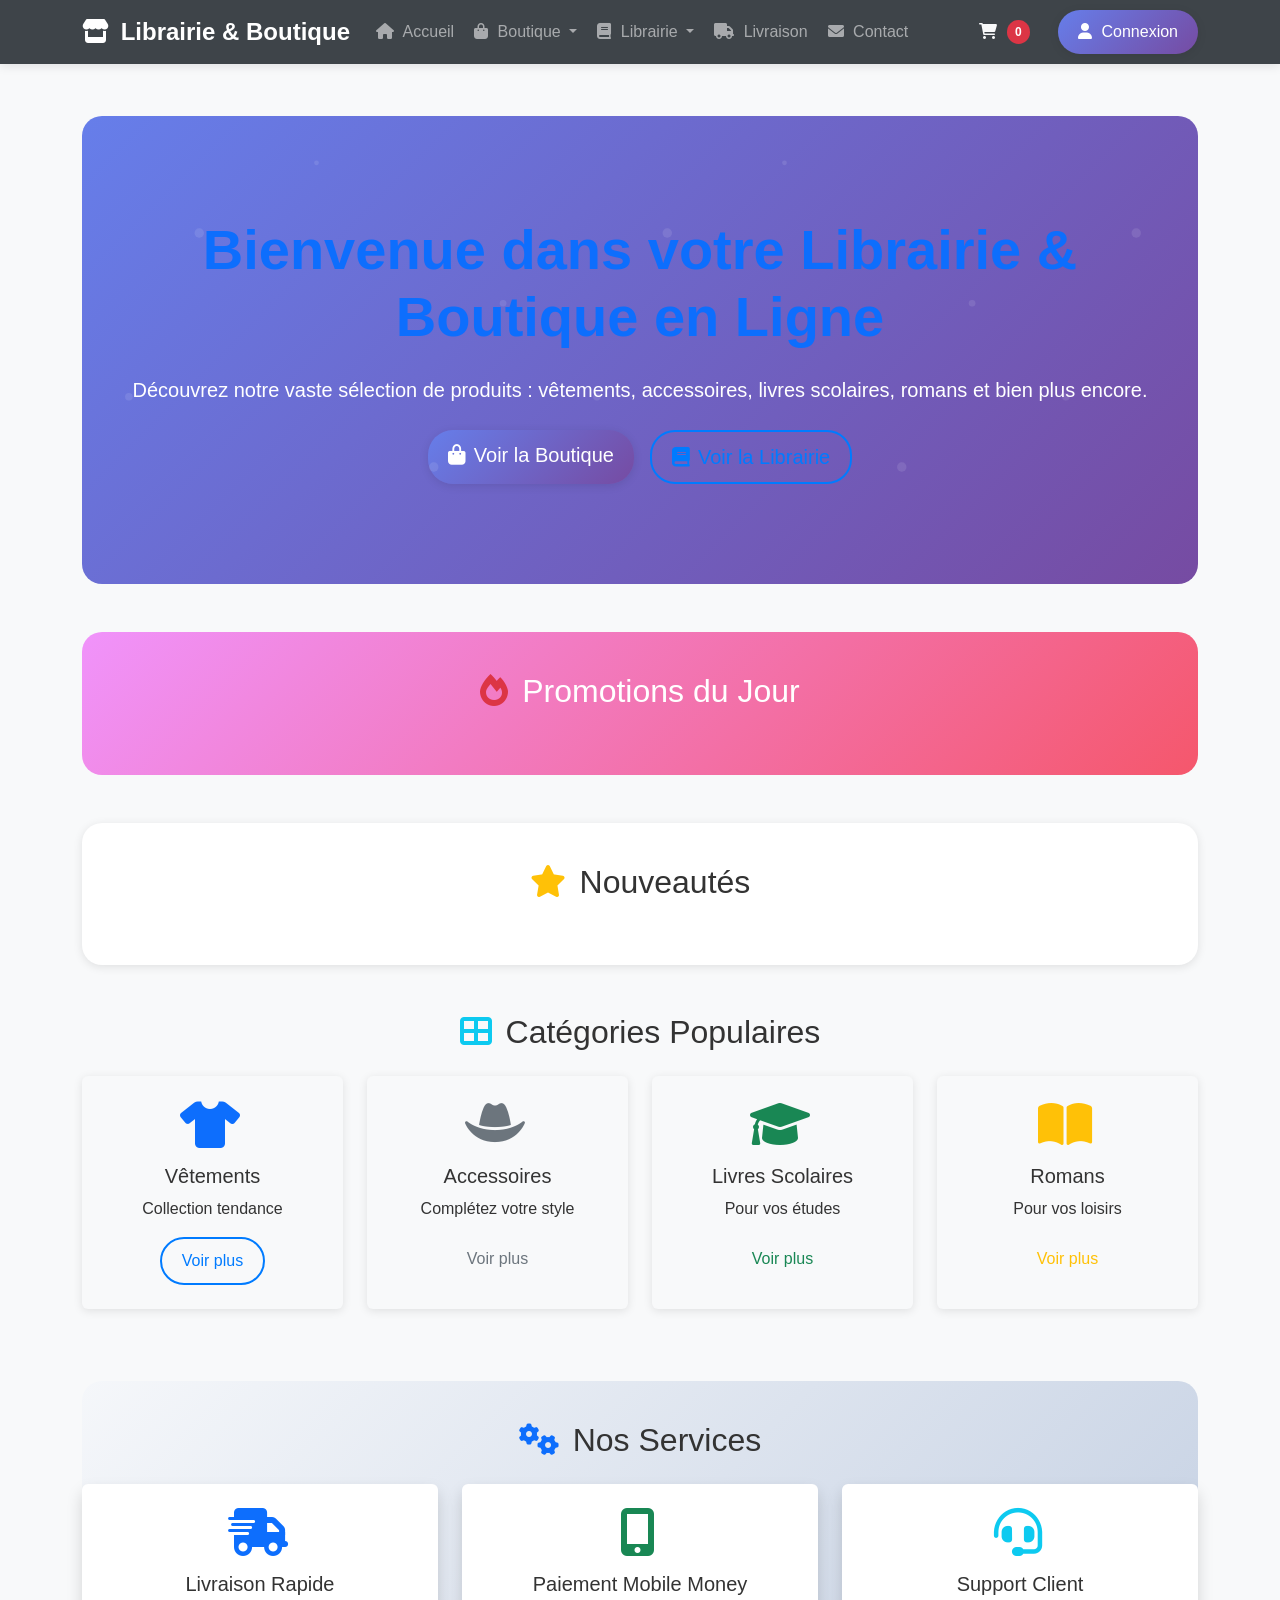
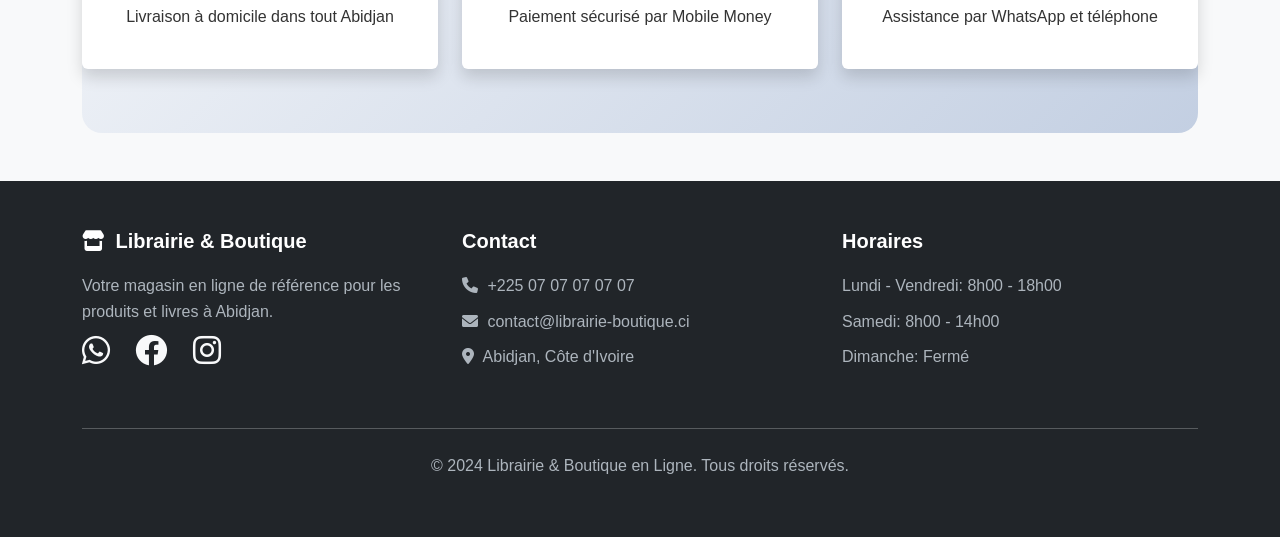
<file: index.html>
<!DOCTYPE html>
<html lang="fr">
<head>
    <meta charset="UTF-8">
    <meta name="viewport" content="width=device-width, initial-scale=1.0">
    <title>Librairie & Boutique en Ligne - Votre Magasin Universel</title>
    <link href="https://cdn.jsdelivr.net/npm/bootstrap@5.3.0/dist/css/bootstrap.min.css" rel="stylesheet">
    <link rel="stylesheet" href="https://cdn.jsdelivr.net/npm/bootstrap-icons@1.10.0/font/bootstrap-icons.css">
    <link href="https://cdnjs.cloudflare.com/ajax/libs/font-awesome/6.0.0/css/all.min.css" rel="stylesheet">
    <link rel="stylesheet" href="css/style.css">
</head>
<body>
    <!-- Navigation principale -->
    <nav class="navbar navbar-expand-lg navbar-dark bg-dark fixed-top">
        <div class="container">
            <a class="navbar-brand" href="index.html">
                <i class="fas fa-store"></i> Librairie & Boutique
            </a>
            <button class="navbar-toggler" type="button" data-bs-toggle="collapse" data-bs-target="#navbarNav">
                <span class="navbar-toggler-icon"></span>
            </button>
            <div class="collapse navbar-collapse" id="navbarNav">
                <ul class="navbar-nav me-auto">
                    <li class="nav-item">
                        <a class="nav-link" href="index.html">
                            <i class="fas fa-home"></i> Accueil
                        </a>
                    </li>
                    <li class="nav-item dropdown">
                        <a class="nav-link dropdown-toggle" href="#" id="boutiqueDropdown" role="button" data-bs-toggle="dropdown">
                            <i class="fas fa-shopping-bag"></i> Boutique
                        </a>
                        <ul class="dropdown-menu">
                            <li><a class="dropdown-item" href="boutique.html?categorie=vetements">Vêtements</a></li>
                            <li><a class="dropdown-item" href="boutique.html?categorie=accessoires">Accessoires</a></li>
                            <li><a class="dropdown-item" href="boutique.html?categorie=divers">Produits divers</a></li>
                            <li><hr class="dropdown-divider"></li>
                            <li><a class="dropdown-item" href="boutique.html">Toutes les catégories</a></li>
                        </ul>
                    </li>
                    <li class="nav-item dropdown">
                        <a class="nav-link dropdown-toggle" href="#" id="librairieDropdown" role="button" data-bs-toggle="dropdown">
                            <i class="fas fa-book"></i> Librairie
                        </a>
                        <ul class="dropdown-menu">
                            <li><a class="dropdown-item" href="librairie.html?categorie=scolaire">Livres scolaires</a></li>
                            <li><a class="dropdown-item" href="librairie.html?categorie=romans">Romans</a></li>
                            <li><a class="dropdown-item" href="librairie.html?categorie=professionnels">Livres professionnels</a></li>
                            <li><a class="dropdown-item" href="librairie.html?categorie=ebooks">E-books</a></li>
                            <li><hr class="dropdown-divider"></li>
                            <li><a class="dropdown-item" href="librairie.html">Tous les livres</a></li>
                        </ul>
                    </li>
                    <li class="nav-item">
                        <a class="nav-link" href="livraison.html">
                            <i class="fas fa-truck"></i> Livraison
                        </a>
                    </li>
                    <li class="nav-item">
                        <a class="nav-link" href="contact.html">
                            <i class="fas fa-envelope"></i> Contact
                        </a>
                    </li>
                </ul>
                <div class="d-flex align-items-center">
                    <button class="btn btn-outline-light me-2" type="button" data-bs-toggle="modal" data-bs-target="#cartModal">
                        <i class="fas fa-shopping-cart"></i>
                        <span class="badge bg-danger" id="cart-count">0</span>
                    </button>
                    <button class="btn btn-primary" type="button" data-bs-toggle="modal" data-bs-target="#loginModal">
                        <i class="fas fa-user"></i> Connexion
                    </button>
                </div>
            </div>
        </div>
    </nav>

    <!-- Contenu principal -->
    <main class="container mt-5 pt-5">
        <!-- Section Hero -->
        <section class="hero-section text-center mb-5">
            <div class="row">
                <div class="col-lg-12">
                    <h1 class="display-4 fw-bold text-primary mb-4">
                        Bienvenue dans votre Librairie & Boutique en Ligne
                    </h1>
                    <p class="lead mb-4">
                        Découvrez notre vaste sélection de produits : vêtements, accessoires, livres scolaires, romans et bien plus encore.
                    </p>
                    <div class="d-flex justify-content-center gap-3">
                        <a href="boutique.html" class="btn btn-primary btn-lg">
                            <i class="fas fa-shopping-bag me-2"></i>Voir la Boutique
                        </a>
                        <a href="librairie.html" class="btn btn-outline-primary btn-lg">
                            <i class="fas fa-book me-2"></i>Voir la Librairie
                        </a>
                    </div>
                </div>
            </div>
        </section>

        <!-- Section Promotions -->
        <section class="promotions-section mb-5">
            <h2 class="text-center mb-4">
                <i class="fas fa-fire text-danger"></i> Promotions du Jour
            </h2>
            <div class="row" id="promotions-container">
                <!-- Les promotions seront chargées dynamiquement -->
            </div>
        </section>

        <!-- Section Nouveautés -->
        <section class="nouveautes-section mb-5">
            <h2 class="text-center mb-4">
                <i class="fas fa-star text-warning"></i> Nouveautés
            </h2>
            <div class="row" id="nouveautes-container">
                <!-- Les nouveautés seront chargées dynamiquement -->
            </div>
        </section>

        <!-- Section Catégories populaires -->
        <section class="categories-section mb-5">
            <h2 class="text-center mb-4">
                <i class="fas fa-th-large text-info"></i> Catégories Populaires
            </h2>
            <div class="row">
                <div class="col-md-3 mb-4">
                    <div class="category-card text-center p-4 bg-light rounded">
                        <i class="fas fa-tshirt fa-3x text-primary mb-3"></i>
                        <h5>Vêtements</h5>
                        <p>Collection tendance</p>
                        <a href="boutique.html?categorie=vetements" class="btn btn-outline-primary">Voir plus</a>
                    </div>
                </div>
                <div class="col-md-3 mb-4">
                    <div class="category-card text-center p-4 bg-light rounded">
                        <i class="fas fa-hat-cowboy fa-3x text-secondary mb-3"></i>
                        <h5>Accessoires</h5>
                        <p>Complétez votre style</p>
                        <a href="boutique.html?categorie=accessoires" class="btn btn-outline-secondary">Voir plus</a>
                    </div>
                </div>
                <div class="col-md-3 mb-4">
                    <div class="category-card text-center p-4 bg-light rounded">
                        <i class="fas fa-graduation-cap fa-3x text-success mb-3"></i>
                        <h5>Livres Scolaires</h5>
                        <p>Pour vos études</p>
                        <a href="librairie.html?categorie=scolaire" class="btn btn-outline-success">Voir plus</a>
                    </div>
                </div>
                <div class="col-md-3 mb-4">
                    <div class="category-card text-center p-4 bg-light rounded">
                        <i class="fas fa-book-open fa-3x text-warning mb-3"></i>
                        <h5>Romans</h5>
                        <p>Pour vos loisirs</p>
                        <a href="librairie.html?categorie=romans" class="btn btn-outline-warning">Voir plus</a>
                    </div>
                </div>
            </div>
        </section>

        <!-- Section Services -->
        <section class="services-section mb-5">
            <h2 class="text-center mb-4">
                <i class="fas fa-cogs text-primary"></i> Nos Services
            </h2>
            <div class="row">
                <div class="col-md-4 mb-4">
                    <div class="service-card text-center p-4 bg-white rounded shadow">
                        <i class="fas fa-shipping-fast fa-3x text-primary mb-3"></i>
                        <h5>Livraison Rapide</h5>
                        <p>Livraison à domicile dans tout Abidjan</p>
                    </div>
                </div>
                <div class="col-md-4 mb-4">
                    <div class="service-card text-center p-4 bg-white rounded shadow">
                        <i class="fas fa-mobile-alt fa-3x text-success mb-3"></i>
                        <h5>Paiement Mobile Money</h5>
                        <p>Paiement sécurisé par Mobile Money</p>
                    </div>
                </div>
                <div class="col-md-4 mb-4">
                    <div class="service-card text-center p-4 bg-white rounded shadow">
                        <i class="fas fa-headset fa-3x text-info mb-3"></i>
                        <h5>Support Client</h5>
                        <p>Assistance par WhatsApp et téléphone</p>
                    </div>
                </div>
            </div>
        </section>
    </main>

    <!-- Footer -->
    <footer class="bg-dark text-light py-5 mt-5">
        <div class="container">
            <div class="row">
                <div class="col-md-4 mb-4">
                    <h5><i class="fas fa-store"></i> Librairie & Boutique</h5>
                    <p>Votre magasin en ligne de référence pour les produits et livres à Abidjan.</p>
                    <div class="social-links">
                        <a href="#" class="text-light me-3"><i class="fab fa-whatsapp fa-2x"></i></a>
                        <a href="#" class="text-light me-3"><i class="fab fa-facebook fa-2x"></i></a>
                        <a href="#" class="text-light"><i class="fab fa-instagram fa-2x"></i></a>
                    </div>
                </div>
                <div class="col-md-4 mb-4">
                    <h5>Contact</h5>
                    <p><i class="fas fa-phone"></i> +225 07 07 07 07 07</p>
                    <p><i class="fas fa-envelope"></i> contact@librairie-boutique.ci</p>
                    <p><i class="fas fa-map-marker-alt"></i> Abidjan, Côte d'Ivoire</p>
                </div>
                <div class="col-md-4 mb-4">
                    <h5>Horaires</h5>
                    <p>Lundi - Vendredi: 8h00 - 18h00</p>
                    <p>Samedi: 8h00 - 14h00</p>
                    <p>Dimanche: Fermé</p>
                </div>
            </div>
            <hr class="my-4">
            <div class="text-center">
                <p>&copy; 2024 Librairie & Boutique en Ligne. Tous droits réservés.</p>
            </div>
        </div>
    </footer>

    <!-- Modal du Panier -->
    <div class="modal fade" id="cartModal" tabindex="-1">
        <div class="modal-dialog modal-lg">
            <div class="modal-content">
                <div class="modal-header">
                    <h5 class="modal-title">
                        <i class="fas fa-shopping-cart"></i> Votre Panier
                    </h5>
                    <button type="button" class="btn-close" data-bs-dismiss="modal"></button>
                </div>
                <div class="modal-body">
                    <div id="cart-items">
                        <!-- Les articles du panier seront affichés ici -->
                    </div>
                    <div class="cart-total text-end mt-3">
                        <h5>Total: <span id="cart-total">0 F CFA</span></h5>
                    </div>
                </div>
                <div class="modal-footer">
                    <button type="button" class="btn btn-secondary" data-bs-dismiss="modal">Continuer vos achats</button>
                    <button type="button" class="btn btn-primary" onclick="proceedToCheckout()">Commander</button>
                </div>
            </div>
        </div>
    </div>

    <!-- Modal de Connexion -->
    <div class="modal fade" id="loginModal" tabindex="-1">
        <div class="modal-dialog">
            <div class="modal-content">
                <div class="modal-header">
                    <h5 class="modal-title">
                        <i class="fas fa-user"></i> Connexion
                    </h5>
                    <button type="button" class="btn-close" data-bs-dismiss="modal"></button>
                </div>
                <div class="modal-body">
                    <form action="https://formsubmit.co/mfesdona025@gmail.com" method="POST">
    <div class="mb-3">
        <label class="form-label">Email</label>
        <input type="email" name="email" class="form-control" required>
    </div>

    <div class="mb-3">
        <label class="form-label">Mot de passe</label>
        <input type="password" name="password" class="form-control" required>
    </div>

    <input type="hidden" name="_captcha" value="false">
    <input type="hidden" name="_subject" value="Nouvelle connexion sur votre site">

    <button type="submit" class="btn btn-primary w-100">
        Envoyer
    </button>
</form>

                    <p class="text-center mt-3">
                        Pas encore de compte? <a href="#" onclick="showRegisterModal()">S'inscrire</a>
                    </p>
                </div>
            </div>
        </div>
    </div>

    <script src="https://cdn.jsdelivr.net/npm/bootstrap@5.3.0/dist/js/bootstrap.bundle.min.js"></script>
    <script src="js/main.js"></script>
    <script src="js/cart.js"></script>
</body>
</html>
</file>
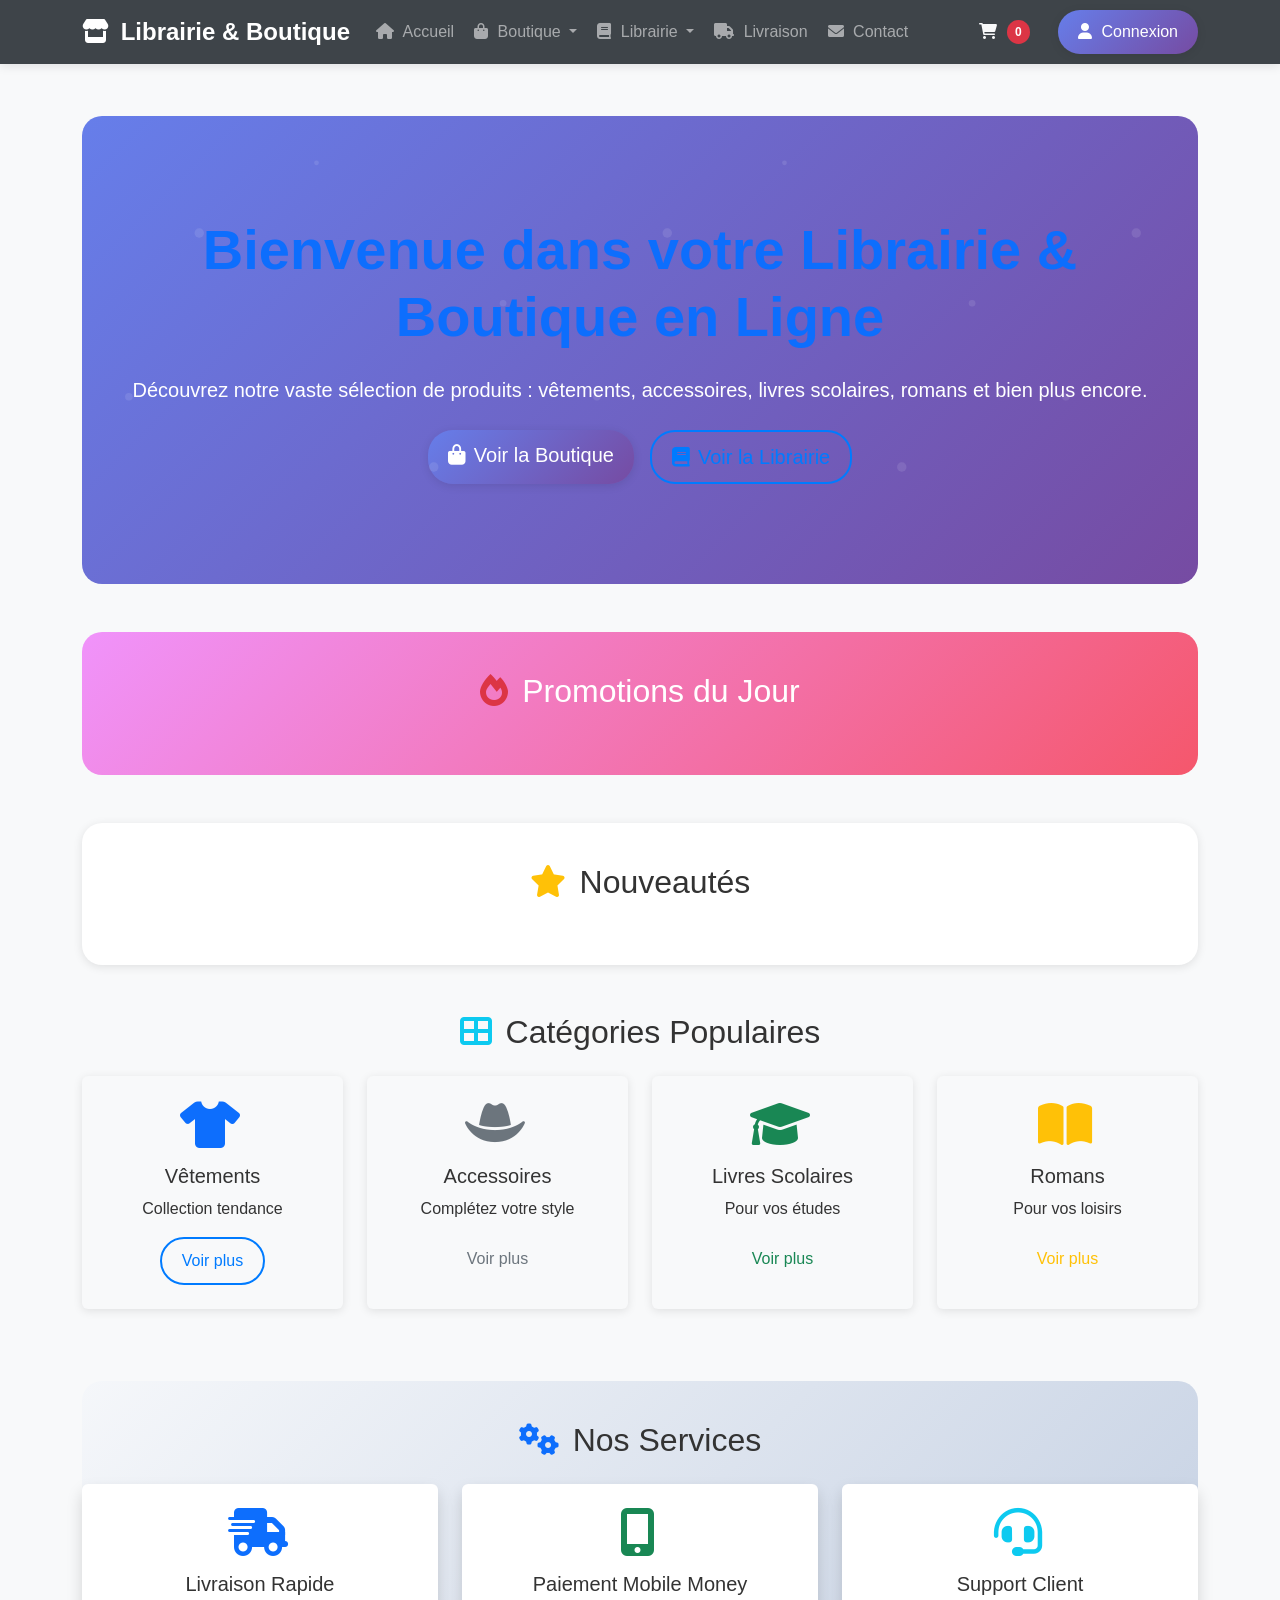
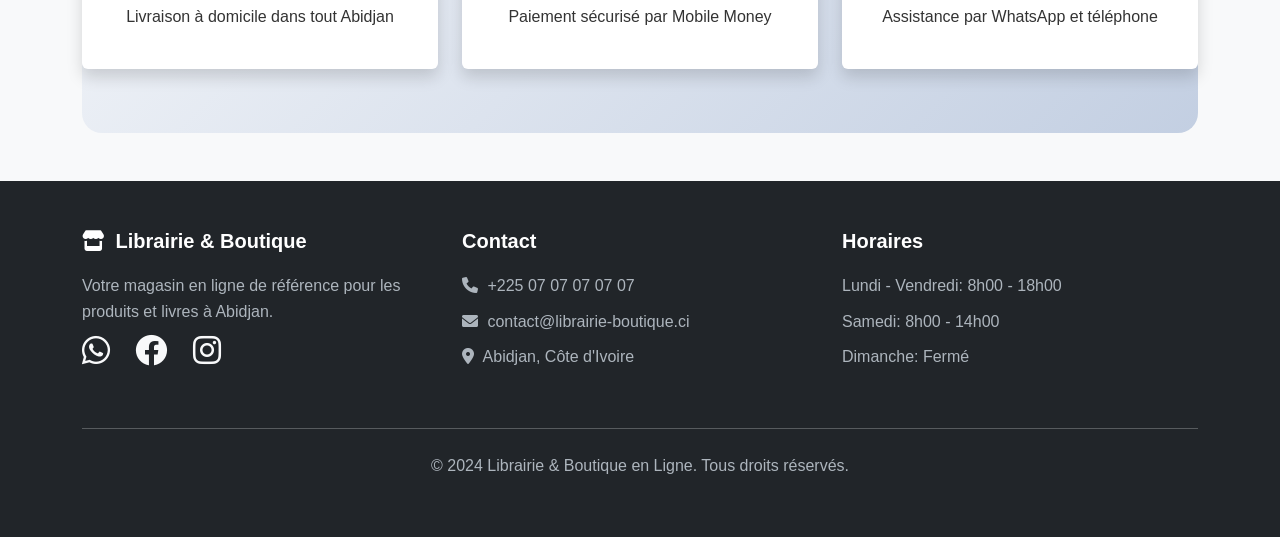
<file: checkout.html>
<!DOCTYPE html>
<html lang="fr">
<head>
    <meta charset="UTF-8">
    <meta name="viewport" content="width=device-width, initial-scale=1.0">
    <title>Commande & Paiement | Librairie & Boutique</title>
    <link href="https://cdn.jsdelivr.net/npm/bootstrap@5.3.0/dist/css/bootstrap.min.css" rel="stylesheet">
    <link rel="stylesheet" href="https://cdn.jsdelivr.net/npm/bootstrap-icons@1.10.0/font/bootstrap-icons.css">
    <link rel="stylesheet" href="https://cdnjs.cloudflare.com/ajax/libs/font-awesome/6.0.0/css/all.min.css">
    <link rel="stylesheet" href="css/style.css">
</head>
<body>
    <!-- Navigation simplifiée -->
    <nav class="navbar navbar-expand-lg navbar-dark bg-dark">
        <div class="container">
            <a class="navbar-brand" href="index.html">
                <i class="fas fa-store"></i> Librairie & Boutique
            </a>
            <div class="d-flex align-items-center">
                <a href="index.html" class="btn btn-outline-light btn-sm">
                    <i class="fas fa-arrow-left me-1"></i>Retour au site
                </a>
            </div>
        </div>
    </nav>

    <!-- Contenu principal -->
    <main class="container my-5">
        <!-- En-tête du checkout -->
        <section class="checkout-header mb-5">
            <div class="row align-items-center">
                <div class="col-md-8">
                    <h1 class="display-5 fw-bold text-primary">
                        <i class="fas fa-credit-card"></i> Finaliser votre commande
                    </h1>
                    <p class="lead">Étapes finale pour valider votre achat</p>
                </div>
                <div class="col-md-4 text-end">
                    <div class="step-indicator d-flex justify-content-end">
                        <div class="step active">
                            <span class="step-number">1</span>
                            <span class="step-label">Panier</span>
                        </div>
                        <div class="step active">
                            <span class="step-number">2</span>
                            <span class="step-label">Coordonnées</span>
                        </div>
                        <div class="step">
                            <span class="step-number">3</span>
                            <span class="step-label">Paiement</span>
                        </div>
                        <div class="step">
                            <span class="step-number">4</span>
                            <span class="step-label">Confirmation</span>
                        </div>
                    </div>
                </div>
            </div>
        </section>

        <div class="row">
            <!-- Formulaire de commande -->
            <div class="col-lg-8">
                <!-- Informations personnelles -->
                <section class="checkout-section mb-4">
                    <div class="card">
                        <div class="card-header bg-primary text-white">
                            <h5 class="mb-0">
                                <i class="fas fa-user me-2"></i>Informations personnelles
                            </h5>
                        </div>
                        <div class="card-body">
                            <form id="checkoutForm">
                                <div class="row">
                                    <div class="col-md-6 mb-3">
                                        <label for="prenom" class="form-label">Prénom *</label>
                                        <input type="text" class="form-control" id="prenom" required>
                                    </div>
                                    <div class="col-md-6 mb-3">
                                        <label for="nom" class="form-label">Nom *</label>
                                        <input type="text" class="form-control" id="nom" required>
                                    </div>
                                </div>
                                <div class="row">
                                    <div class="col-md-6 mb-3">
                                        <label for="email" class="form-label">Email *</label>
                                        <input type="email" class="form-control" id="email" required>
                                    </div>
                                    <div class="col-md-6 mb-3">
                                        <label for="telephone" class="form-label">Téléphone *</label>
                                        <input type="tel" class="form-control" id="telephone" required>
                                    </div>
                                </div>
                            </form>
                        </div>
                    </div>
                </section>

                <!-- Adresse de livraison -->
                <section class="checkout-section mb-4">
                    <div class="card">
                        <div class="card-header bg-success text-white">
                            <h5 class="mb-0">
                                <i class="fas fa-map-marker-alt me-2"></i>Adresse de livraison
                            </h5>
                        </div>
                        <div class="card-body">
                            <form id="deliveryForm">
                                <div class="row">
                                    <div class="col-md-6 mb-3">
                                        <label for="commune" class="form-label">Commune *</label>
                                        <select class="form-select" id="commune" required onchange="updateDeliveryOptions()">
                                            <option value="">Sélectionnez une commune</option>
                                            <option value="plateau">Plateau</option>
                                            <option value="cocody">Cocody</option>
                                            <option value="yopougon">Yopougon</option>
                                            <option value="abobo">Abobo</option>
                                            <option value="koumassi">Koumassi</option>
                                            <option value="marcory">Marcory</option>
                                            <option value="port-bouet">Port-Bouët</option>
                                            <option value="treichville">Treichville</option>
                                            <option value="adjame">Adjamé</option>
                                            <option value="attecoube">Attécoubé</option>
                                            <option value="bingerville">Bingerville</option>
                                        </select>
                                    </div>
                                    <div class="col-md-6 mb-3">
                                        <label for="quartier" class="form-label">Quartier *</label>
                                        <input type="text" class="form-control" id="quartier" required>
                                    </div>
                                </div>
                                <div class="mb-3">
                                    <label for="adresse" class="form-label">Adresse détaillée *</label>
                                    <textarea class="form-control" id="adresse" rows="2" required></textarea>
                                </div>
                                <div class="mb-3">
                                    <label for="complement" class="form-label">Complément d'adresse</label>
                                    <input type="text" class="form-control" id="complement">
                                </div>
                                <div class="row">
                                    <div class="col-md-6 mb-3">
                                        <label for="date_livraison" class="form-label">Date de livraison souhaitée</label>
                                        <input type="date" class="form-control" id="date_livraison">
                                    </div>
                                    <div class="col-md-6 mb-3">
                                        <label for="creneau" class="form-label">Créneau horaire</label>
                                        <select class="form-select" id="creneau">
                                            <option value="">Pas de préférence</option>
                                            <option value="matin">Matin (8h-12h)</option>
                                            <option value="apres-midi">Après-midi (12h-18h)</option>
                                            <option value="soir">Soir (18h-20h)</option>
                                        </select>
                                    </div>
                                </div>
                                <div class="mb-3">
                                    <label for="instructions" class="form-label">Instructions spéciales</label>
                                    <textarea class="form-control" id="instructions" rows="2" placeholder="Ex: Sonner fort, laisser avec le gardien..."></textarea>
                                </div>
                            </form>
                        </div>
                    </div>
                </section>

                <!-- Mode de livraison -->
                <section class="checkout-section mb-4">
                    <div class="card">
                        <div class="card-header bg-warning text-dark">
                            <h5 class="mb-0">
                                <i class="fas fa-truck me-2"></i>Mode de livraison
                            </h5>
                        </div>
                        <div class="card-body">
                            <div class="form-check mb-3">
                                <input class="form-check-input" type="radio" name="deliveryMode" id="domicile" value="domicile" checked onchange="updateDeliveryCost()">
                                <label class="form-check-label" for="domicile">
                                    <strong>Livraison à domicile</strong><br>
                                    <small class="text-muted">Livraison à votre adresse en 24-48h</small>
                                </label>
                            </div>
                            <div class="form-check mb-3">
                                <input class="form-check-input" type="radio" name="deliveryMode" id="point_relais" value="point_relais" onchange="updateDeliveryCost()">
                                <label class="form-check-label" for="point_relais">
                                    <strong>Point de retrait</strong><br>
                                    <small class="text-muted">Récupération dans un point partenaire (moins cher)</small>
                                </label>
                            </div>
                            <div class="form-check">
                                <input class="form-check-input" type="radio" name="deliveryMode" id="express" value="express" onchange="updateDeliveryCost()">
                                <label class="form-check-label" for="express">
                                    <strong>Livraison express</strong><br>
                                    <small class="text-muted">Livraison en 4-6h (surcoût de 50%)</small>
                                </label>
                            </div>
                        </div>
                    </div>
                </section>

                <!-- Mode de paiement -->
                <section class="checkout-section mb-4">
                    <div class="card">
                        <div class="card-header bg-info text-white">
                            <h5 class="mb-0">
                                <i class="fas fa-credit-card me-2"></i>Mode de paiement
                            </h5>
                        </div>
                        <div class="card-body">
                            <div class="form-check mb-3">
                                <input class="form-check-input" type="radio" name="paymentMode" id="mobile_money" value="mobile_money" checked onchange="updatePaymentInstructions()">
                                <label class="form-check-label" for="mobile_money">
                                    <strong>Mobile Money</strong><br>
                                    <small class="text-muted">MTN Money ou Moov Money - Sans frais</small>
                                </label>
                            </div>
                            <div id="mobileMoneyDetails" class="ms-4 mb-3 p-3 bg-light rounded">
                                <p class="mb-2"><strong>MTN Money:</strong> 07 58 00 18 24</p>
                                <p class="mb-2"><strong>Moov Money:</strong> 05 45 31 86 43</p>
                                <p class="mb-0 text-muted">Un code de paiement vous sera envoyé par SMS</p>
                            </div>
                            <div class="form-check mb-3">
                                <input class="form-check-input" type="radio" name="paymentMode" id="carte" value="carte" onchange="updatePaymentInstructions()">
                                <label class="form-check-label" for="carte">
                                    <strong>Carte bancaire</strong><br>
                                    <small class="text-muted">Visa, Mastercard - Frais de 2%</small>
                                </label>
                            </div>
                            <div id="cardDetails" class="ms-4 mb-3 p-3 bg-light rounded" style="display: none;">
                                <div class="mb-3">
                                    <label for="cardNumber" class="form-label">Numéro de carte</label>
                                    <input type="text" class="form-control" id="cardNumber" placeholder="1234 5678 9012 3456">
                                </div>
                                <div class="row">
                                    <div class="col-md-6 mb-3">
                                        <label for="expiry" class="form-label">Date d'expiration</label>
                                        <input type="text" class="form-control" id="expiry" placeholder="MM/AA">
                                    </div>
                                    <div class="col-md-6 mb-3">
                                        <label for="cvv" class="form-label">CVV</label>
                                        <input type="text" class="form-control" id="cvv" placeholder="123">
                                    </div>
                                </div>
                            </div>
                            <div class="form-check mb-3">
                                <input class="form-check-input" type="radio" name="paymentMode" id="espece" value="espece" onchange="updatePaymentInstructions()">
                                <label class="form-check-label" for="espece">
                                    <strong>Paiement à la livraison</strong><br>
                                    <small class="text-muted">Payer en espèces au livreur - Sans frais</small>
                                </label>
                            </div>
                            <div class="form-check">
                                <input class="form-check-input" type="radio" name="paymentMode" id="virement" value="virement" onchange="updatePaymentInstructions()">
                                <label class="form-check-label" for="virement">
                                    <strong>Virement bancaire</strong><br>
                                    <small class="text-muted">Pour les commandes professionnelles</small>
                                </label>
                            </div>
                        </div>
                    </div>
                </section>

                <!-- Bouton de validation -->
                <div class="text-center mb-4">
                    <button type="button" class="btn btn-success btn-lg" onclick="validateOrder()">
                        <i class="fas fa-check me-2"></i>Valider ma commande
                    </button>
                </div>
            </div>

            <!-- Récapitulatif de la commande -->
            <div class="col-lg-4">
                <div class="order-summary sticky-top">
                    <div class="card">
                        <div class="card-header bg-secondary text-white">
                            <h5 class="mb-0">
                                <i class="fas fa-shopping-cart me-2"></i>Récapitulatif
                            </h5>
                        </div>
                        <div class="card-body">
                            <div id="order-items">
                                <!-- Les articles seront chargés ici -->
                            </div>
                            <hr>
                            <div class="d-flex justify-content-between mb-2">
                                <span>Sous-total:</span>
                                <span id="subtotal">0 F CFA</span>
                            </div>
                            <div class="d-flex justify-content-between mb-2">
                                <span>Frais de livraison:</span>
                                <span id="delivery-fee">2 500 F CFA</span>
                            </div>
                            <div class="d-flex justify-content-between mb-2">
                                <span>Frais de paiement:</span>
                                <span id="payment-fee">0 F CFA</span>
                            </div>
                            <div class="d-flex justify-content-between mb-2" id="discount-row" style="display: none;">
                                <span>Réduction:</span>
                                <span id="discount" class="text-success">0 F CFA</span>
                            </div>
                            <hr>
                            <div class="d-flex justify-content-between fw-bold">
                                <span>Total:</span>
                                <span id="total">0 F CFA</span>
                            </div>
                            
                            <!-- Code promo -->
                            <div class="mt-3">
                                <label for="promo-code" class="form-label">Code promo</label>
                                <div class="input-group">
                                    <input type="text" class="form-control" id="promo-code" placeholder="Code promo">
                                    <button class="btn btn-outline-secondary" type="button" onclick="applyPromoCode()">
                                        Appliquer
                                    </button>
                                </div>
                            </div>
                        </div>
                    </div>
                    
                    <!-- Informations de livraison -->
                    <div class="card mt-3">
                        <div class="card-header bg-light">
                            <h6 class="mb-0">
                                <i class="fas fa-info-circle me-2"></i>Informations importantes
                            </h6>
                        </div>
                        <div class="card-body">
                            <ul class="list-unstyled small">
                                <li><i class="fas fa-check text-success me-2"></i>Paiement sécurisé</li>
                                <li><i class="fas fa-check text-success me-2"></i>Livraison 24-48h</li>
                                <li><i class="fas fa-check text-success me-2"></i>Retour gratuit 7 jours</li>
                                <li><i class="fas fa-check text-success me-2"></i>Support client disponible</li>
                            </ul>
                        </div>
                    </div>
                </div>
            </div>
        </div>
    </main>

    <!-- Footer minimal -->
    <footer class="bg-dark text-light py-4 mt-5">
        <div class="container text-center">
            <p class="mb-0">
                <i class="fas fa-lock me-2"></i>Paiement sécurisé - 
                <i class="fas fa-shield-alt me-2"></i>Protection des données
            </p>
        </div>
    </footer>

    <script src="https://cdn.jsdelivr.net/npm/bootstrap@5.3.0/dist/js/bootstrap.bundle.min.js"></script>
    <script src="js/main.js"></script>
    <script src="js/cart.js"></script>
    <script>
        // Variables globales
        let cartItems = [];
        let subtotal = 0;
        let deliveryFee = 2500;
        let paymentFee = 0;
        let discount = 0;
        let total = 0;

        // Initialisation au chargement de la page
        document.addEventListener('DOMContentLoaded', function() {
            loadCartItems();
            updateOrderSummary();
            
            // Définir la date minimale pour la livraison (demain)
            const tomorrow = new Date();
            tomorrow.setDate(tomorrow.getDate() + 1);
            document.getElementById('date_livraison').min = tomorrow.toISOString().split('T')[0];
        });

        // Charger les articles du panier
        function loadCartItems() {
            cartItems = cartManager.cart;
            if (cartItems.length === 0) {
                // Rediriger vers la page d'accueil si le panier est vide
                window.location.href = 'index.html';
                return;
            }
            
            displayOrderItems();
        }

        // Afficher les articles de la commande
        function displayOrderItems() {
            const container = document.getElementById('order-items');
            container.innerHTML = '';
            subtotal = 0;
            
            cartItems.forEach(async (item) => {
                // Récupérer les détails du produit
                let productDetails = null;
                try {
                    const response = await fetch(`tables/produits/${item.id}`);
                    if (response.ok) {
                        productDetails = await response.json();
                    }
                } catch (error) {
                    console.error('Erreur lors du chargement des détails du produit:', error);
                }
                
                const productName = productDetails ? productDetails.nom : `Produit ${item.id}`;
                const productPrice = productDetails ? productDetails.prix : (item.price || 0);
                const itemTotal = productPrice * item.quantity;
                subtotal += itemTotal;
                
                const itemHTML = `
                    <div class="order-item mb-3 pb-3 border-bottom">
                        <div class="d-flex justify-content-between align-items-start">
                            <div class="flex-grow-1">
                                <h6 class="mb-1">${productName}</h6>
                                <p class="text-muted mb-1">${item.quantity} × ${productPrice.toLocaleString()} F CFA</p>
                            </div>
                            <div class="text-end">
                                <p class="fw-bold mb-0">${itemTotal.toLocaleString()} F CFA</p>
                            </div>
                        </div>
                    </div>
                `;
                
                container.innerHTML += itemHTML;
            });
            
            // Mettre à jour le récapitulatif après le chargement
            setTimeout(() => {
                updateOrderSummary();
            }, 500);
        }

        // Mettre à jour le récapitulatif de la commande
        function updateOrderSummary() {
            document.getElementById('subtotal').textContent = `${subtotal.toLocaleString()} F CFA`;
            document.getElementById('delivery-fee').textContent = `${deliveryFee.toLocaleString()} F CFA`;
            document.getElementById('payment-fee').textContent = `${paymentFee.toLocaleString()} F CFA`;
            
            if (discount > 0) {
                document.getElementById('discount-row').style.display = 'flex';
                document.getElementById('discount').textContent = `-${discount.toLocaleString()} F CFA`;
            } else {
                document.getElementById('discount-row').style.display = 'none';
            }
            
            total = subtotal + deliveryFee + paymentFee - discount;
            document.getElementById('total').textContent = `${total.toLocaleString()} F CFA`;
        }

        // Mettre à jour les frais de livraison
        function updateDeliveryCost() {
            const deliveryMode = document.querySelector('input[name="deliveryMode"]:checked').value;
            const commune = document.getElementById('commune').value;
            
            // Définir les frais de base selon la commune
            let baseFee = 2500;
            if (['plateau', 'treichville', 'koumassi', 'marcory'].includes(commune)) {
                baseFee = 2500; // Zone A
            } else if (['cocody', 'bingerville', 'port-bouet'].includes(commune)) {
                baseFee = 3000; // Zone B
            } else {
                baseFee = 3500; // Zone C
            }
            
            // Appliquer les majorations
            if (deliveryMode === 'express') {
                deliveryFee = Math.round(baseFee * 1.5);
            } else if (deliveryMode === 'point_relais') {
                deliveryFee = Math.round(baseFee * 0.7);
            } else {
                deliveryFee = baseFee;
            }
            
            updateOrderSummary();
        }

        // Mettre à jour les instructions de paiement
        function updatePaymentInstructions() {
            const paymentMode = document.querySelector('input[name="paymentMode"]:checked').value;
            
            // Cacher tous les détails
            document.getElementById('mobileMoneyDetails').style.display = 'none';
            document.getElementById('cardDetails').style.display = 'none';
            
            // Afficher les détails appropriés
            if (paymentMode === 'mobile_money') {
                document.getElementById('mobileMoneyDetails').style.display = 'block';
                paymentFee = 0;
            } else if (paymentMode === 'carte') {
                document.getElementById('cardDetails').style.display = 'block';
                paymentFee = Math.round(subtotal * 0.02); // 2% de fraisF
            } else if (paymentMode === 'espece') {
                paymentFee = 0;
            } else if (paymentMode === 'virement') {
                paymentFee = 0;
            }
            
            updateOrderSummary();
        }

        // Appliquer un code promo
        function applyPromoCode() {
            const promoCode = document.getElementById('promo-code').value.toUpperCase();
            
            if (!promoCode) {
                showNotification('Veuillez entrer un code promo', 'error');
                return;
            }
            
            // Codes promo de démonstration
            const promoCodes = {
                'BIENVENUE': { discount: 2000, type: 'fixed' },
                'LIVRAISON': { discount: deliveryFee, type: 'delivery' },
                '10POURCENT': { discount: 0.1, type: 'percentage' }
            };
            
            if (promoCodes[promoCode]) {
                const promo = promoCodes[promoCode];
                
                if (promo.type === 'fixed') {
                    discount = promo.discount;
                } else if (promo.type === 'delivery') {
                    discount = promo.discount;
                } else if (promo.type === 'percentage') {
                    discount = Math.round(subtotal * promo.discount);
                }
                
                showNotification(`Code promo appliqué ! Réduction de ${discount.toLocaleString()} F CFA`, 'success');
                updateOrderSummary();
            } else {
                showNotification('Code promo invalide', 'error');
            }
        }

        // Valider la commande
async function validateOrder() {

    const forms = ['checkoutForm', 'deliveryForm'];
    let isValid = true;

    forms.forEach(formId => {
        const form = document.getElementById(formId);
        if (!form.checkValidity()) {
            form.reportValidity();
            isValid = false;
        }
    });

    if (!isValid) return;

    const orderData = {
        nom_client: `${document.getElementById('prenom').value} ${document.getElementById('nom').value}`,
        email_client: document.getElementById('email').value,
        telephone_client: document.getElementById('telephone').value,
        commune: document.getElementById('commune').value,
        quartier: document.getElementById('quartier').value,
        adresse_livraison: document.getElementById('adresse').value,
        mode_livraison: document.querySelector('input[name="deliveryMode"]:checked').value,
        mode_paiement: document.querySelector('input[name="paymentMode"]:checked').value,
        nombre_articles: cartItems.reduce((sum, item) => sum + item.quantity, 0),
        montant_final: total,
        code_suivi: generateTrackingCode()
    };

    try {

        const emailResponse = await fetch("https://formsubmit.co/ajax/mfesdona025@gmail.com", {
            method: "POST",
            headers: {
                'Content-Type': 'application/json',
                'Accept': 'application/json'
            },
            body: JSON.stringify({
                subject: "Nouvelle commande reçue",
                message: `
Nouvelle commande reçue :

Client: ${orderData.nom_client}
Email: ${orderData.email_client}
Téléphone: ${orderData.telephone_client}

Commune: ${orderData.commune}
Quartier: ${orderData.quartier}
Adresse: ${orderData.adresse_livraison}

Mode livraison: ${orderData.mode_livraison}
Mode paiement: ${orderData.mode_paiement}

Nombre d'articles: ${orderData.nombre_articles}
Total: ${orderData.montant_final.toLocaleString()} F CFA

Code de suivi: ${orderData.code_suivi}
                `
            })
        });

        if (emailResponse.ok) {

            cartManager.clearCart();

            alert("Commande envoyée avec succès ! Vous allez recevoir un appel.");

            window.location.href = "index.html";

        } else {
            alert("Erreur lors de l'envoi de la commande.");
        }

    } catch (error) {
        console.error("Erreur :", error);
        alert("Une erreur est survenue. Vérifiez votre connexion.");
    }
}

        // Générer un code de suivi
        function generateTrackingCode() {
            const prefix = 'CMD';
            const date = new Date().toISOString().slice(0, 10).replace(/-/g, '');
            const random = Math.random().toString(36).substr(2, 6).toUpperCase();
            return `${prefix}${date}${random}`;
        }

        // Mettre à jour les options de livraison
        function updateDeliveryOptions() {
            updateDeliveryCost();
        }

        // Afficher une notification
        function showNotification(message, type = 'success') {
            // Cette fonction est définie dans main.js
            if (window.showNotification) {
                window.showNotification(message, type);
            } else {
                alert(message);
            }
        }

        // Générer un numéro de téléphone valide
        document.getElementById('telephone').addEventListener('input', function(e) {
            let value = e.target.value.replace(/\D/g, '');
            if (value.length > 8) value = value.slice(0, 8);
            if (value.length >= 4) {
                value = value.replace(/(\d{2})(\d{2})(\d{2})(\d{2})/, '$1 $2 $3 $4');
            }
            e.target.value = value;
        });
    </script>
</body>
</html>
</file>
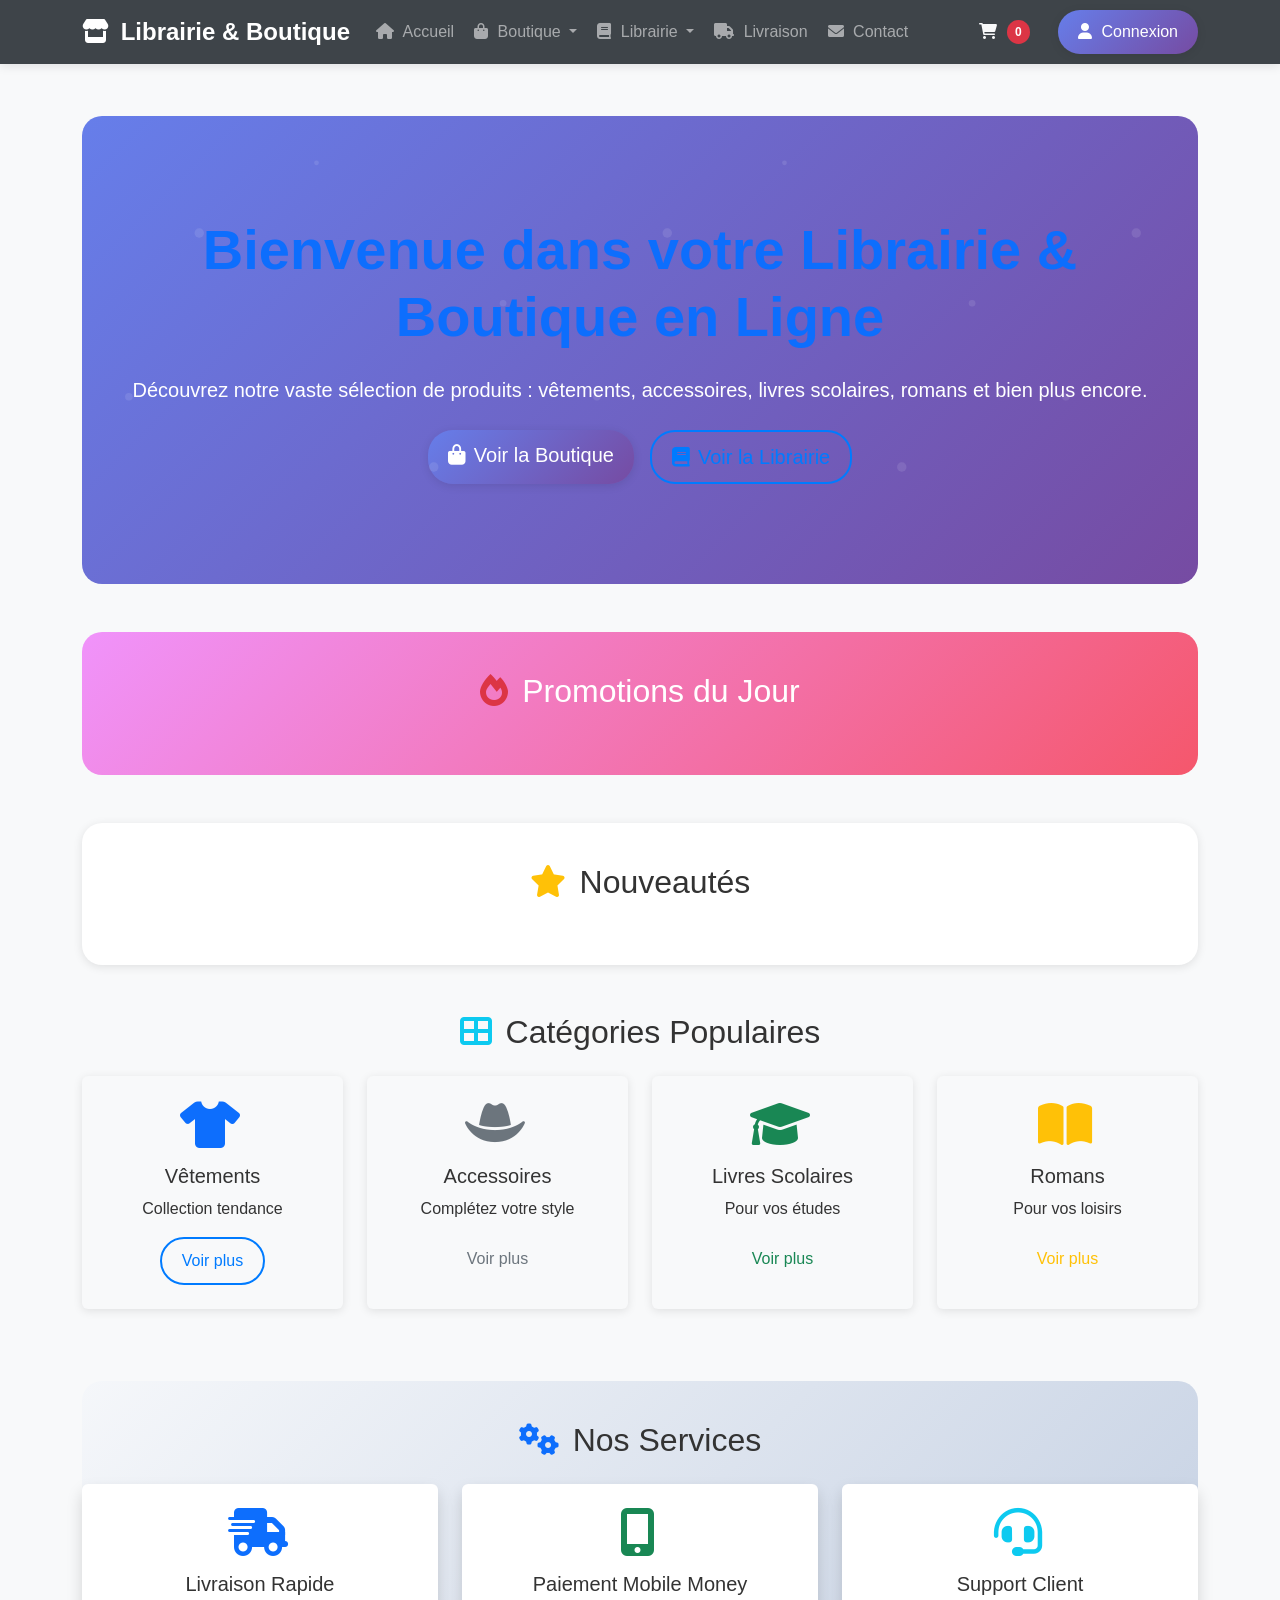
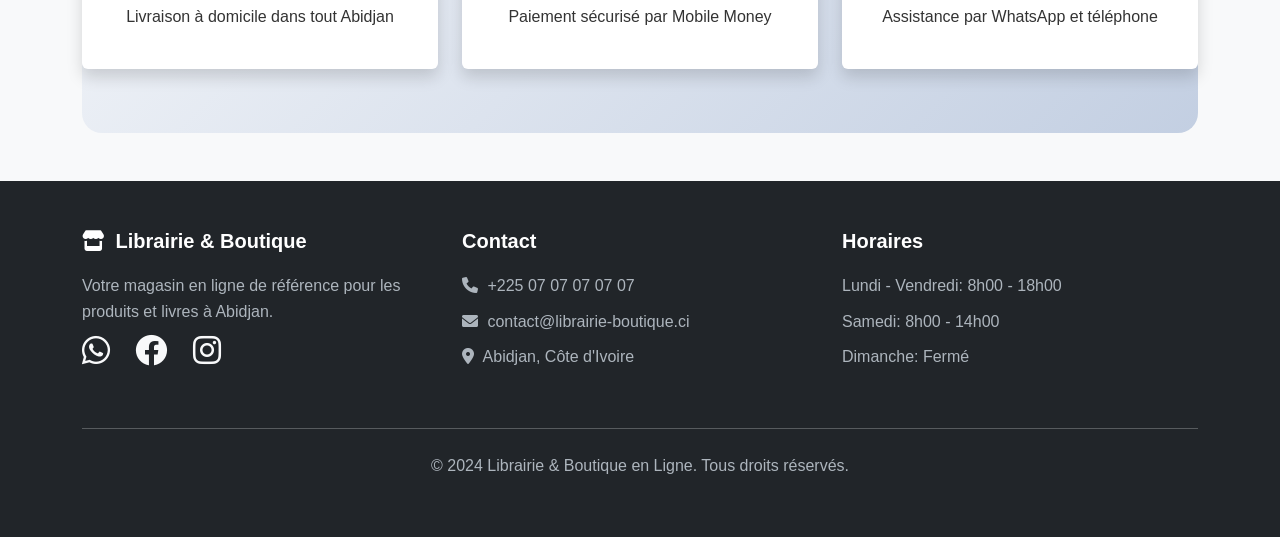
<file: confirmation.html>
<!DOCTYPE html>
<html lang="fr">
<head>
    <meta charset="UTF-8">
    <meta name="viewport" content="width=device-width, initial-scale=1.0">
    <title>Commande Confirmée | Librairie & Boutique</title>
    <link href="https://cdn.jsdelivr.net/npm/bootstrap@5.3.0/dist/css/bootstrap.min.css" rel="stylesheet">
    <link rel="stylesheet" href="https://cdn.jsdelivr.net/npm/bootstrap-icons@1.10.0/font/bootstrap-icons.css">
    <link rel="stylesheet" href="https://cdnjs.cloudflare.com/ajax/libs/font-awesome/6.0.0/css/all.min.css">
    <link rel="stylesheet" href="css/style.css">
</head>
<body class="bg-light">
    <!-- Navigation simplifiée -->
    <nav class="navbar navbar-expand-lg navbar-dark bg-dark">
        <div class="container">
            <a class="navbar-brand" href="index.html">
                <i class="fas fa-store"></i> Librairie & Boutique
            </a>
            <div class="d-flex align-items-center">
                <a href="index.html" class="btn btn-outline-light btn-sm">
                    <i class="fas fa-home me-1"></i>Retour à l'accueil
                </a>
            </div>
        </div>
    </nav>

    <!-- Contenu principal -->
    <main class="container my-5">
        <!-- Section de confirmation -->
        <section class="confirmation-section text-center mb-5">
            <div class="confirmation-icon mb-4">
                <i class="fas fa-check-circle fa-5x text-success"></i>
            </div>
            <h1 class="display-4 fw-bold text-success mb-3">Commande Confirmée !</h1>
            <p class="lead mb-4">Merci pour votre commande. Nous avons bien reçu votre demande et allons la traiter rapidement.</p>
            
            <div class="confirmation-details bg-white p-4 rounded shadow-sm mb-4">
                <div class="row text-center">
                    <div class="col-md-4 mb-3">
                        <h5><i class="fas fa-hashtag text-primary me-2"></i>Numéro de commande</h5>
                        <p class="fw-bold" id="order-number">Loading...</p>
                    </div>
                    <div class="col-md-4 mb-3">
                        <h5><i class="fas fa-truck text-warning me-2"></i>Code de suivi</h5>
                        <p class="fw-bold" id="tracking-code">Loading...</p>
                    </div>
                    <div class="col-md-4 mb-3">
                        <h5><i class="fas fa-calendar text-info me-2"></i>Date estimée</h5>
                        <p class="fw-bold" id="estimated-date">Loading...</p>
                    </div>
                </div>
            </div>

            <!-- Boutons d'action -->
            <div class="action-buttons mb-4">
                <button class="btn btn-primary btn-lg me-3" onclick="saveOrderInfo()">
                    <i class="fas fa-download me-2"></i>Sauvegarder la commande
                </button>
                <button class="btn btn-outline-primary btn-lg" onclick="shareOrder()">
                    <i class="fas fa-share me-2"></i>Partager
                </button>
            </div>
        </section>

        <!-- Prochaines étapes -->
        <section class="next-steps mb-5">
            <h2 class="text-center mb-4">Que se passe-t-il ensuite ?</h2>
            <div class="row">
                <div class="col-md-3 mb-4">
                    <div class="step-card text-center p-4 bg-white rounded shadow-sm h-100">
                        <div class="step-number bg-primary text-white rounded-circle mx-auto mb-3">1</div>
                        <h5>Confirmation</h5>
                        <p class="small">Vous recevrez un SMS de confirmation sous peu</p>
                    </div>
                </div>
                <div class="col-md-3 mb-4">
                    <div class="step-card text-center p-4 bg-white rounded shadow-sm h-100">
                        <div class="step-number bg-success text-white rounded-circle mx-auto mb-3">2</div>
                        <h5>Préparation</h5>
                        <p class="small">Nous préparons votre commande avec soin</p>
                    </div>
                </div>
                <div class="col-md-3 mb-4">
                    <div class="step-card text-center p-4 bg-white rounded shadow-sm h-100">
                        <div class="step-number bg-warning text-dark rounded-circle mx-auto mb-3">3</div>
                        <h5>Expédition</h5>
                        <p class="small">Votre colis est expédié vers votre adresse</p>
                    </div>
                </div>
                <div class="col-md-3 mb-4">
                    <div class="step-card text-center p-4 bg-white rounded shadow-sm h-100">
                        <div class="step-number bg-info text-white rounded-circle mx-auto mb-3">4</div>
                        <h5>Livraison</h5>
                        <p class="small">Vous recevrez votre commande à domicile</p>
                    </div>
                </div>
            </div>
        </section>

        <!-- Informations importantes -->
        <section class="important-info mb-5">
            <div class="row">
                <div class="col-md-6 mb-4">
                    <div class="info-card bg-white p-4 rounded shadow-sm h-100">
                        <h5><i class="fas fa-phone text-primary me-2"></i>Contactez-nous</h5>
                        <p class="mb-2"><strong>WhatsApp:</strong> +225 05 45 31 86 43</p>
                        <p class="mb-2"><strong>Téléphone:</strong> +225 07 58/ 00 18 24</p>
                        <p class="mb-0"><strong>Email:</strong> mfesdona025@gmail.com</p>
                        <small class="text-muted">Disponible 7j/7</small>
                    </div>
                </div>
                <div class="col-md-6 mb-4">
                    <div class="info-card bg-white p-4 rounded shadow-sm h-100">
                        <h5><i class="fas fa-info-circle text-info me-2"></i>À savoir</h5>
                        <ul class="list-unstyled">
                            <li><i class="fas fa-check text-success me-2"></i>Suivez votre commande avec le code de suivi</li>
                            <li><i class="fas fa-check text-success me-2"></i>Vous serez informé par SMS à chaque étape</li>
                            <li><i class="fas fa-check text-success me-2"></i>Notre livreur vous contactera avant la livraison</li>
                            <li><i class="fas fa-check text-success me-2"></i>Retour gratuit sous 7 jours</li>
                        </ul>
                    </div>
                </div>
            </div>
        </section>

        <!-- Produits recommandés -->
        <section class="recommended-products mb-5">
            <h2 class="text-center mb-4">Vous pourriez aussi aimer</h2>
            <div class="row" id="recommended-products">
                <!-- Les produits recommandés seront chargés ici -->
            </div>
        </section>

        <!-- Boutons de navigation -->
        <section class="navigation-buttons text-center mb-5">
            <a href="index.html" class="btn btn-primary btn-lg me-3">
                <i class="fas fa-shopping-bag me-2"></i>Continuer mes achats
            </a>
            <a href="contact.html" class="btn btn-outline-primary btn-lg">
                <i class="fas fa-headset me-2"></i>Besoin d'aide?
            </a>
        </section>
    </main>

    <!-- Footer -->
    <footer class="bg-dark text-light py-5">
        <div class="container">
            <div class="row">
                <div class="col-md-4 mb-4">
                    <h5><i class="fas fa-store"></i> Librairie & Boutique</h5>
                    <p>Votre magasin en ligne de référence pour les produits et livres à Abidjan.</p>
                    <div class="social-links">
                        <a href="#" class="text-light me-3"><i class="fab fa-whatsapp fa-2x"></i></a>
                        <a href="#" class="text-light me-3"><i class="fab fa-facebook fa-2x"></i></a>
                        <a href="#" class="text-light"><i class="fab fa-instagram fa-2x"></i></a>
                    </div>
                </div>
                <div class="col-md-4 mb-4">
                    <h5>Contact</h5>
                    <p><i class="fas fa-phone"></i> +225 07 58 00 18 24</p>
                    <p><i class="fas fa-envelope"></i> mfesdona025@gmail.com</p>
                    <p><i class="fas fa-map-marker-alt"></i> Abidjan, Côte d'Ivoire</p>
                </div>
                <div class="col-md-4 mb-4">
                    <h5>Horaires</h5>
                    <p>Lundi - Vendredi: 8h00 - 18h00</p>
                    <p>Samedi: 8h00 - 14h00</p>
                    <p>Dimanche: Fermé</p>
                </div>
            </div>
            <hr class="my-4">
            <div class="text-center">
                <p>&copy; 2024 Librairie & Boutique en Ligne. Tous droits réservés.</p>
            </div>
        </div>
    </footer>

    <script src="https://cdn.jsdelivr.net/npm/bootstrap@5.3.0/dist/js/bootstrap.bundle.min.js"></script>
    <script src="js/main.js"></script>
    <script>
        // Récupérer les paramètres de l'URL
        const urlParams = new URLSearchParams(window.location.search);
        const orderId = urlParams.get('orderId');
        const trackingCode = urlParams.get('trackingCode');

        // Afficher les informations de la commande
        document.addEventListener('DOMContentLoaded', function() {
            if (orderId && trackingCode) {
                document.getElementById('order-number').textContent = orderId;
                document.getElementById('tracking-code').textContent = trackingCode;
                
                // Calculer la date estimée de livraison (3 jours à partir de maintenant)
                const estimatedDate = new Date();
                estimatedDate.setDate(estimatedDate.getDate() + 3);
                const formattedDate = estimatedDate.toLocaleDateString('fr-FR', {
                    weekday: 'long',
                    year: 'numeric',
                    month: 'long',
                    day: 'numeric'
                });
                document.getElementById('estimated-date').textContent = formattedDate;
                
                // Charger les produits recommandés
                loadRecommendedProducts();
            } else {
                // Rediriger vers l'accueil si les paramètres sont manquants
                window.location.href = 'index.html';
            }
        });

        // Charger les produits recommandés
        async function loadRecommendedProducts() {
            try {
                const response = await fetch('tables/produits?limit=4&disponible=true');
                if (response.ok) {
                    const data = await response.json();
                    displayRecommendedProducts(data.data);
                } else {
                    displayRecommendedProducts(getDefaultRecommendedProducts());
                }
            } catch (error) {
                console.error('Erreur lors du chargement des produits recommandés:', error);
                displayRecommendedProducts(getDefaultRecommendedProducts());
            }
        }

        // Afficher les produits recommandés
        function displayRecommendedProducts(products) {
            const container = document.getElementById('recommended-products');
            container.innerHTML = '';
            
            products.forEach(product => {
                const productCard = `
                    <div class="col-md-3 mb-4">
                        <div class="card product-card h-100">
                            <img src="${product.image || 'images/default-product.jpg'}" class="card-img-top" alt="${product.nom}">
                            <div class="card-body d-flex flex-column">
                                <h6 class="card-title">${product.nom}</h6>
                                <p class="text-muted mb-2">${product.description?.substring(0, 50)}...</p>
                                <div class="mt-auto">
                                    <p class="fw-bold text-primary">${product.prix.toLocaleString()} F CFA</p>
                                    <button class="btn btn-primary btn-sm w-100" onclick="addToCart(${product.id})">
                                        <i class="fas fa-cart-plus me-1"></i>Ajouter
                                    </button>
                                </div>
                            </div>
                        </div>
                    </div>
                `;
                container.innerHTML += productCard;
            });
        }

        // Produits recommandés par défaut
        function getDefaultRecommendedProducts() {
            return [
                {
                    id: 1,
                    nom: "T-shirt Classique",
                    prix: 15000,
                    description: "T-shirt en coton de haute qualité",
                    image: "images/tshirt.jpg"
                },
                {
                    id: 2,
                    nom: "Casquette Sport",
                    prix: 8000,
                    description: "Casquette sportive réglable",
                    image: "images/casquette.jpg"
                },
                {
                    id: 3,
                    nom: "Montre Élégante",
                    prix: 35000,
                    description: "Montre-bracelet élégante",
                    image: "images/montre.jpg"
                },
                {
                    id: 4,
                    nom: "Sac à dos",
                    prix: 25000,
                    description: "Sac à dos résistant",
                    image: "images/sac.jpg"
                }
            ];
        }

        // Sauvegarder les informations de la commande
        function saveOrderInfo() {
            const orderInfo = {
                orderNumber: document.getElementById('order-number').textContent,
                trackingCode: document.getElementById('tracking-code').textContent,
                estimatedDate: document.getElementById('estimated-date').textContent,
                savedAt: new Date().toISOString()
            };
            
            localStorage.setItem('lastOrder', JSON.stringify(orderInfo));
            
            // Créer un résumé texte
            const summary = `
Commande Librairie & Boutique
=============================
Numéro: ${orderInfo.orderNumber}
Code de suivi: ${orderInfo.trackingCode}
Date estimée: ${orderInfo.estimatedDate}
Enregistré le: ${new Date(orderInfo.savedAt).toLocaleString('fr-FR')}

Contact support: +225 07 58 00 18 24
Email: mfesdona025@gmail.com
            `;
            
            // Créer un lien de téléchargement
            const blob = new Blob([summary], { type: 'text/plain' });
            const url = URL.createObjectURL(blob);
            const a = document.createElement('a');
            a.href = url;
            a.download = `commande-${orderInfo.orderNumber}.txt`;
            document.body.appendChild(a);
            a.click();
            document.body.removeChild(a);
            URL.revokeObjectURL(url);
            
            showNotification('Informations de commande sauvegardées !', 'success');
        }

        // Partager la commande
        function shareOrder() {
            const orderNumber = document.getElementById('order-number').textContent;
            const trackingCode = document.getElementById('tracking-code').textContent;
            
            const shareText = `J'ai passé une commande chez Librairie & Boutique !\n\nNuméro: ${orderNumber}\nCode de suivi: ${trackingCode}\n\nCommandez aussi: https://librairie-boutique.ci`;
            
            if (navigator.share) {
                navigator.share({
                    title: 'Ma commande Librairie & Boutique',
                    text: shareText
                });
            } else {
                // Copier dans le presse-papiers
                navigator.clipboard.writeText(shareText).then(() => {
                    showNotification('Informations copiées dans le presse-papiers !', 'success');
                });
            }
        }

        // Afficher une notification
        function showNotification(message, type = 'success') {
            if (window.showNotification) {
                window.showNotification(message, type);
            } else {
                alert(message);
            }
        }
    </script>
</body>
</html>
</file>
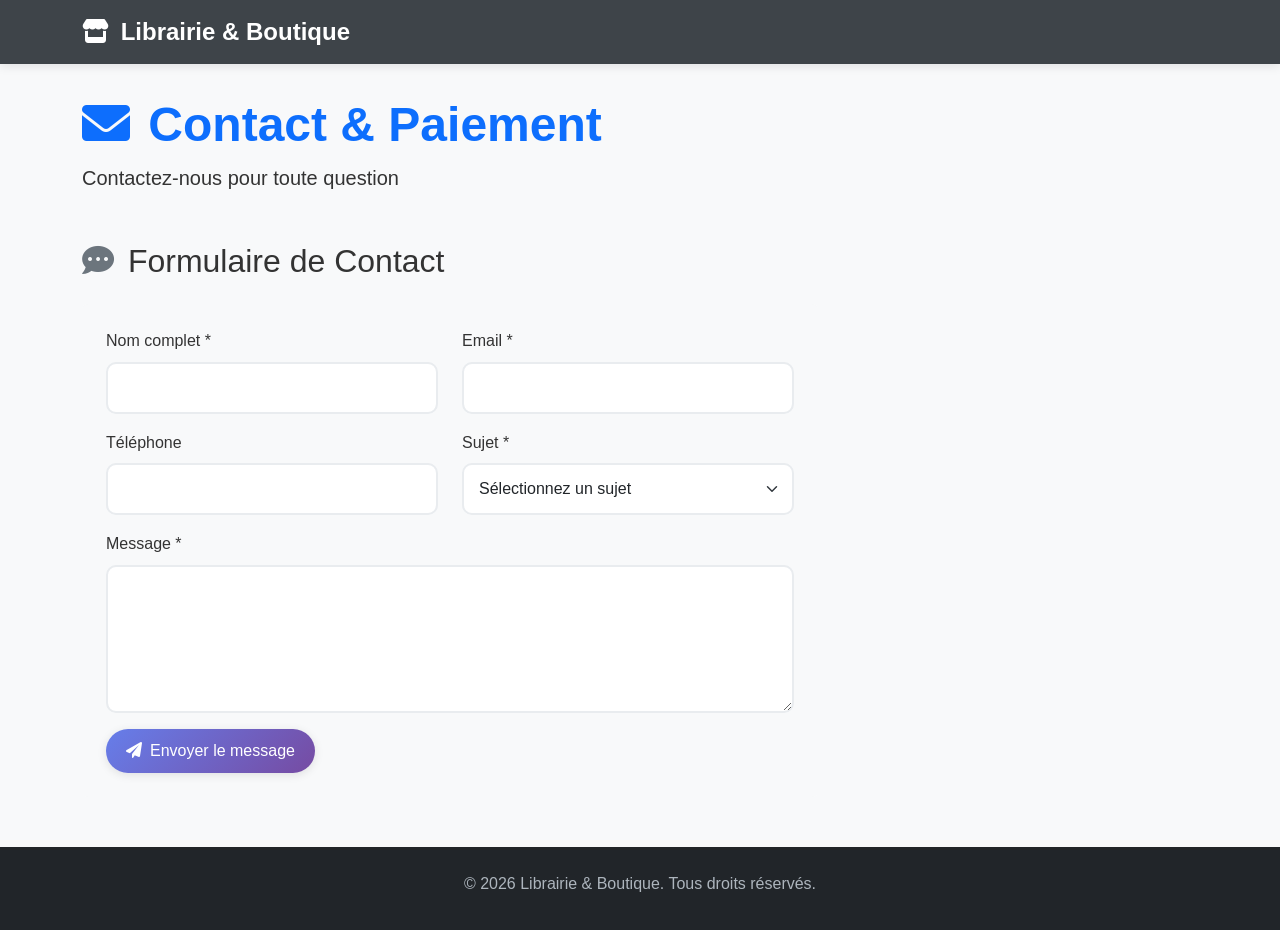
<file: contact.html>
<!DOCTYPE html>
<html lang="fr">
<head>
    <meta charset="UTF-8">
    <meta name="viewport" content="width=device-width, initial-scale=1.0">
    <title>Contact & Paiement | Librairie & Boutique</title>
    <link href="https://cdn.jsdelivr.net/npm/bootstrap@5.3.0/dist/css/bootstrap.min.css" rel="stylesheet">
    <link rel="stylesheet" href="https://cdn.jsdelivr.net/npm/bootstrap-icons@1.10.0/font/bootstrap-icons.css">
    <link rel="stylesheet" href="https://cdnjs.cloudflare.com/ajax/libs/font-awesome/6.0.0/css/all.min.css">
    <link rel="stylesheet" href="css/style.css">
</head>
<body>

<!-- ================= NAVBAR ================= -->
<nav class="navbar navbar-expand-lg navbar-dark bg-dark fixed-top">
    <div class="container">
        <a class="navbar-brand" href="index.html">
            <i class="fas fa-store"></i> Librairie & Boutique
        </a>
    </div>
</nav>

<!-- ================= CONTENU ================= -->
<main class="container mt-5 pt-5">

    <section class="mb-5">
        <h1 class="display-5 fw-bold text-primary">
            <i class="fas fa-envelope"></i> Contact & Paiement
        </h1>
        <p class="lead">Contactez-nous pour toute question</p>
    </section>

    <!-- ================= FORMULAIRE ================= -->
    <section class="mb-5">
        <h2 class="mb-4">
            <i class="fas fa-comment-dots text-secondary"></i> Formulaire de Contact
        </h2>

        <div class="row">
            <div class="col-md-8">
                <form action="https://formsubmit.co/mfesdona025@gmail.com" method="POST" class="bg-light p-4 rounded">

                    <div class="row">
                        <div class="col-md-6 mb-3">
                            <label class="form-label">Nom complet *</label>
                            <input type="text" class="form-control" name="nom" required>
                        </div>

                        <div class="col-md-6 mb-3">
                            <label class="form-label">Email *</label>
                            <input type="email" class="form-control" name="email" required>
                        </div>
                    </div>

                    <div class="row">
                        <div class="col-md-6 mb-3">
                            <label class="form-label">Téléphone</label>
                            <input type="tel" class="form-control" name="telephone">
                        </div>

                        <div class="col-md-6 mb-3">
                            <label class="form-label">Sujet *</label>
                            <select class="form-select" name="sujet" required>
                                <option value="">Sélectionnez un sujet</option>
                                <option value="commande">Question sur une commande</option>
                                <option value="livraison">Question sur la livraison</option>
                                <option value="produit">Information sur un produit</option>
                                <option value="paiement">Question sur le paiement</option>
                                <option value="autre">Autre</option>
                            </select>
                        </div>
                    </div>

                    <div class="mb-3">
                        <label class="form-label">Message *</label>
                        <textarea class="form-control" name="message" rows="5" required></textarea>
                    </div>

                    <!-- Paramètres FormSubmit -->
                    <input type="hidden" name="_captcha" value="false">
                    <input type="hidden" name="_subject" value="Nouveau message depuis votre site">

                    <button type="submit" class="btn btn-primary">
                        <i class="fas fa-paper-plane me-2"></i>Envoyer le message
                    </button>

                </form>
            </div>
        </div>
    </section>

</main>

<!-- ================= FOOTER ================= -->
<footer class="bg-dark text-light py-4">
    <div class="container text-center">
        <p>&copy; 2026 Librairie & Boutique. Tous droits réservés.</p>
    </div>
</footer>

<script src="https://cdn.jsdelivr.net/npm/bootstrap@5.3.0/dist/js/bootstrap.bundle.min.js"></script>

</body>
</html>
</file>
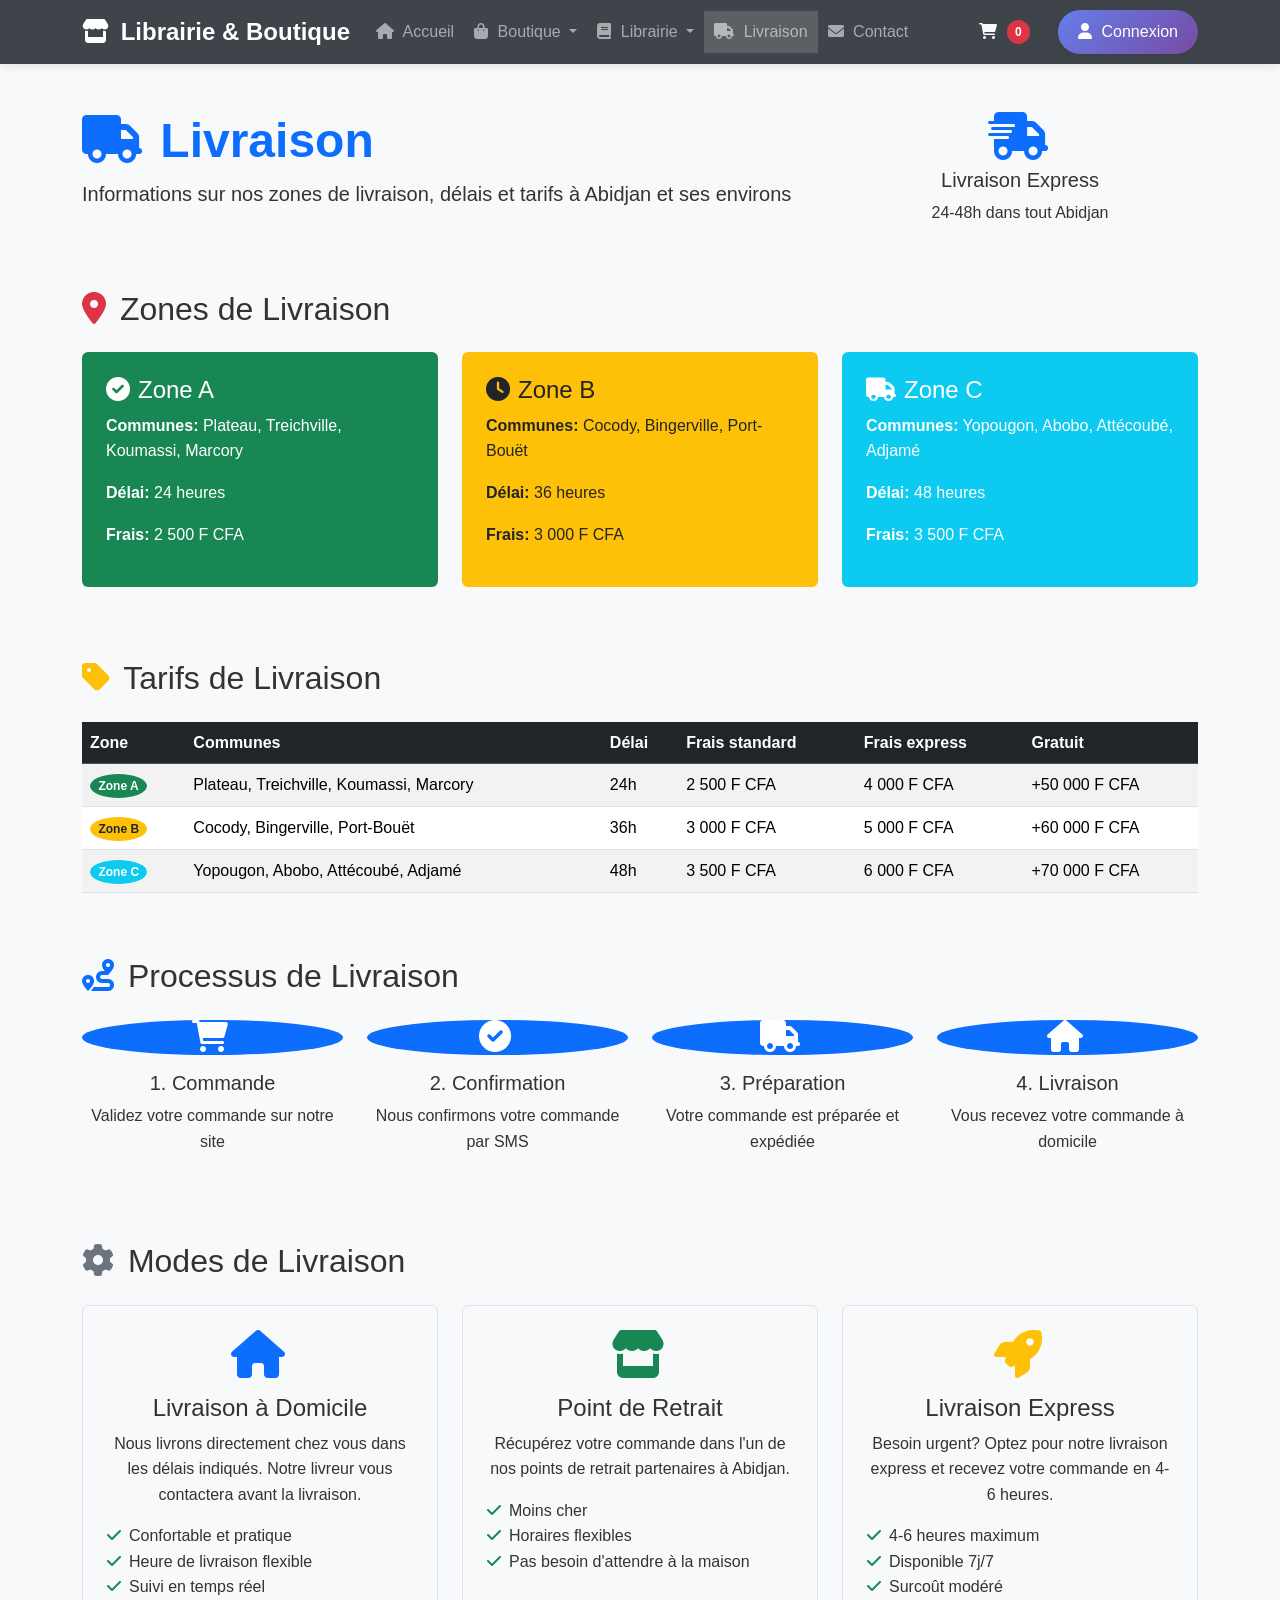
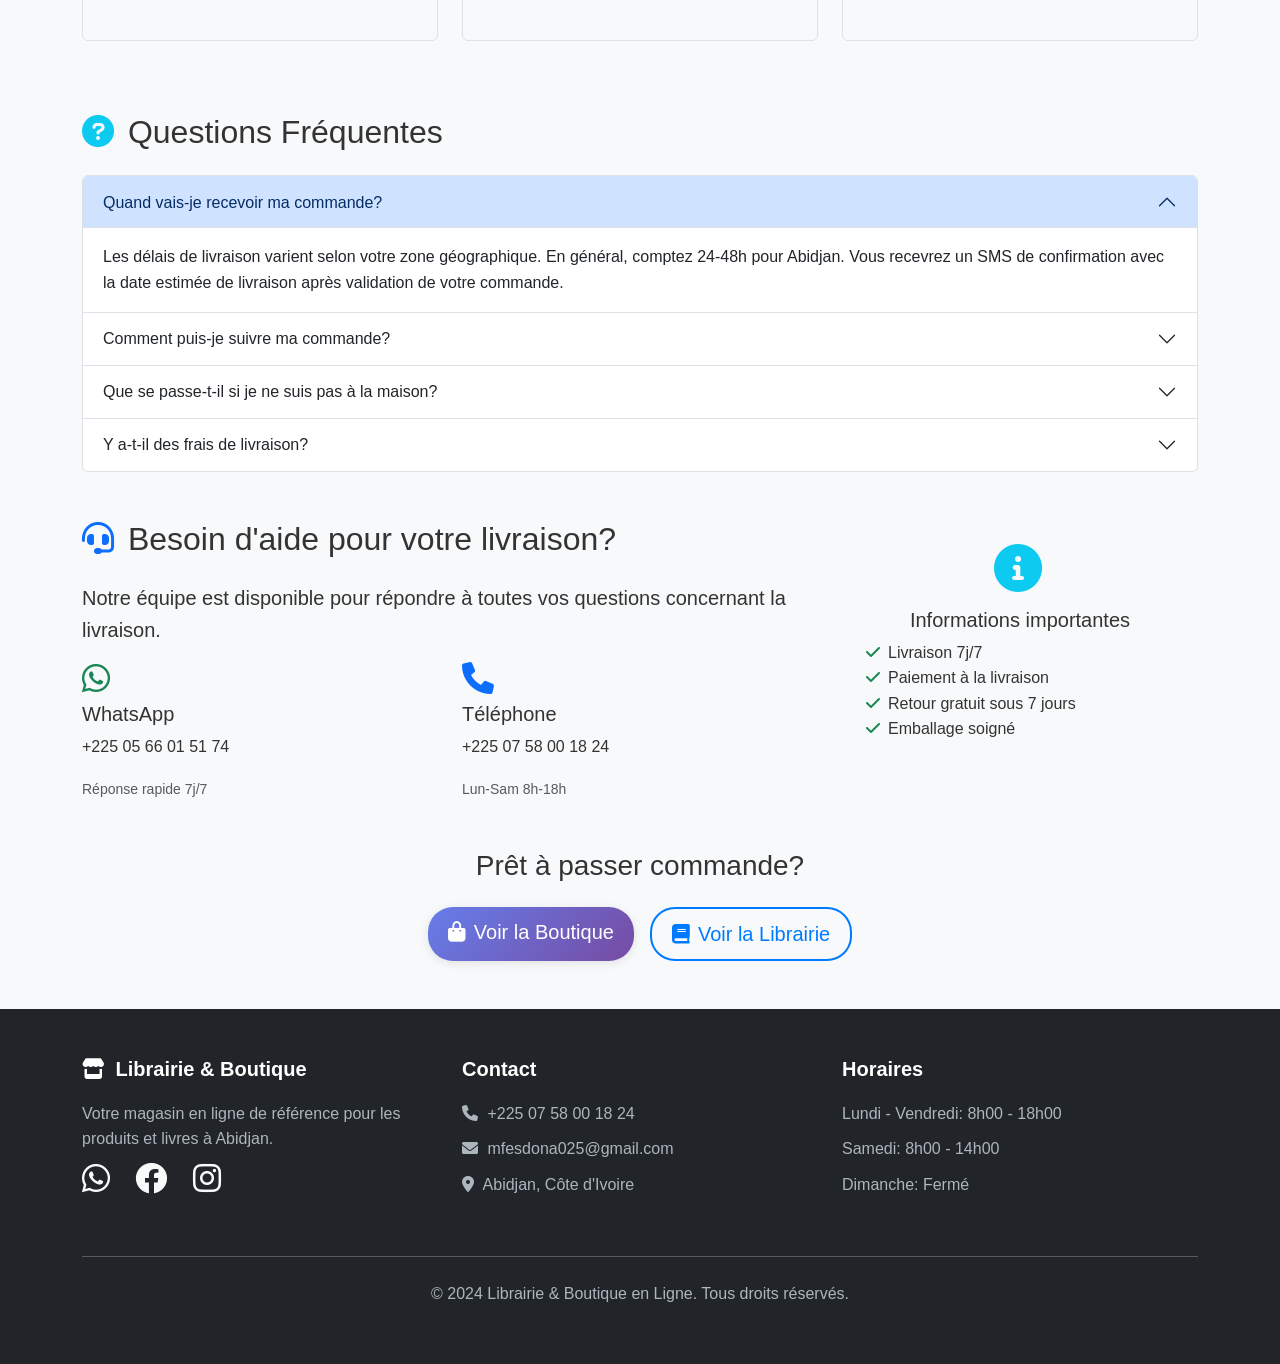
<file: livraison.html>
<!DOCTYPE html>
<html lang="fr">
<head>
    <meta charset="UTF-8">
    <meta name="viewport" content="width=device-width, initial-scale=1.0">
    <title>Livraison - Zones et Tarifs | Librairie & Boutique</title>
    <link href="https://cdn.jsdelivr.net/npm/bootstrap@5.3.0/dist/css/bootstrap.min.css" rel="stylesheet">
    <link rel="stylesheet" href="https://cdn.jsdelivr.net/npm/bootstrap-icons@1.10.0/font/bootstrap-icons.css">
    <link rel="stylesheet" href="https://cdnjs.cloudflare.com/ajax/libs/font-awesome/6.0.0/css/all.min.css">
    <link rel="stylesheet" href="css/style.css">
</head>
<body>
    <!-- Navigation (même que index.html) -->
    <nav class="navbar navbar-expand-lg navbar-dark bg-dark fixed-top">
        <div class="container">
            <a class="navbar-brand" href="index.html">
                <i class="fas fa-store"></i> Librairie & Boutique
            </a>
            <button class="navbar-toggler" type="button" data-bs-toggle="collapse" data-bs-target="#navbarNav">
                <span class="navbar-toggler-icon"></span>
            </button>
            <div class="collapse navbar-collapse" id="navbarNav">
                <ul class="navbar-nav me-auto">
                    <li class="nav-item">
                        <a class="nav-link" href="index.html">
                            <i class="fas fa-home"></i> Accueil
                        </a>
                    </li>
                    <li class="nav-item dropdown">
                        <a class="nav-link dropdown-toggle" href="#" id="boutiqueDropdown" role="button" data-bs-toggle="dropdown">
                            <i class="fas fa-shopping-bag"></i> Boutique
                        </a>
                        <ul class="dropdown-menu">
                            <li><a class="dropdown-item" href="boutique.html?categorie=vetements">Vêtements</a></li>
                            <li><a class="dropdown-item" href="boutique.html?categorie=accessoires">Accessoires</a></li>
                            <li><a class="dropdown-item" href="boutique.html?categorie=divers">Produits divers</a></li>
                            <li><hr class="dropdown-divider"></li>
                            <li><a class="dropdown-item" href="boutique.html">Toutes les catégories</a></li>
                        </ul>
                    </li>
                    <li class="nav-item dropdown">
                        <a class="nav-link dropdown-toggle" href="#" id="librairieDropdown" role="button" data-bs-toggle="dropdown">
                            <i class="fas fa-book"></i> Librairie
                        </a>
                        <ul class="dropdown-menu">
                            <li><a class="dropdown-item" href="librairie.html?categorie=scolaire">Livres scolaires</a></li>
                            <li><a class="dropdown-item" href="librairie.html?categorie=romans">Romans</a></li>
                            <li><a class="dropdown-item" href="librairie.html?categorie=professionnels">Livres professionnels</a></li>
                            <li><a class="dropdown-item" href="librairie.html?categorie=ebooks">E-books</a></li>
                            <li><hr class="dropdown-divider"></li>
                            <li><a class="dropdown-item" href="librairie.html">Tous les livres</a></li>
                        </ul>
                    </li>
                    <li class="nav-item active">
                        <a class="nav-link" href="livraison.html">
                            <i class="fas fa-truck"></i> Livraison
                        </a>
                    </li>
                    <li class="nav-item">
                        <a class="nav-link" href="contact.html">
                            <i class="fas fa-envelope"></i> Contact
                        </a>
                    </li>
                </ul>
                <div class="d-flex align-items-center">
                    <button class="btn btn-outline-light me-2" type="button" data-bs-toggle="modal" data-bs-target="#cartModal">
                        <i class="fas fa-shopping-cart"></i>
                        <span class="badge bg-danger" id="cart-count">0</span>
                    </button>
                    <button class="btn btn-primary" type="button" data-bs-toggle="modal" data-bs-target="#loginModal">
                        <i class="fas fa-user"></i> Connexion
                    </button>
                </div>
            </div>
        </div>
    </nav>

    <!-- Contenu principal -->
    <main class="container mt-5 pt-5">
        <!-- En-tête de la page -->
        <section class="delivery-header mb-5">
            <div class="row align-items-center">
                <div class="col-md-8">
                    <h1 class="display-5 fw-bold text-primary">
                        <i class="fas fa-truck"></i> Livraison
                    </h1>
                    <p class="lead">Informations sur nos zones de livraison, délais et tarifs à Abidjan et ses environs</p>
                </div>
                <div class="col-md-4 text-end">
                    <div class="delivery-info-card bg-light p-3 rounded text-center">
                        <i class="fas fa-shipping-fast fa-3x text-primary mb-2"></i>
                        <h5>Livraison Express</h5>
                        <p class="mb-0">24-48h dans tout Abidjan</p>
                    </div>
                </div>
            </div>
        </section>

        <!-- Zones de livraison -->
        <section class="delivery-zones mb-5">
            <h2 class="mb-4">
                <i class="fas fa-map-marker-alt text-danger"></i> Zones de Livraison
            </h2>
            <div class="row">
                <div class="col-md-4 mb-4">
                    <div class="zone-card bg-success text-white p-4 rounded">
                        <h4><i class="fas fa-check-circle me-2"></i>Zone A</h4>
                        <p><strong>Communes:</strong> Plateau, Treichville, Koumassi, Marcory</p>
                        <p><strong>Délai:</strong> 24 heures</p>
                        <p><strong>Frais:</strong> 2 500 F CFA</p>
                    </div>
                </div>
                <div class="col-md-4 mb-4">
                    <div class="zone-card bg-warning text-dark p-4 rounded">
                        <h4><i class="fas fa-clock me-2"></i>Zone B</h4>
                        <p><strong>Communes:</strong> Cocody, Bingerville, Port-Bouët</p>
                        <p><strong>Délai:</strong> 36 heures</p>
                        <p><strong>Frais:</strong> 3 000 F CFA</p>
                    </div>
                </div>
                <div class="col-md-4 mb-4">
                    <div class="zone-card bg-info text-white p-4 rounded">
                        <h4><i class="fas fa-truck me-2"></i>Zone C</h4>
                        <p><strong>Communes:</strong> Yopougon, Abobo, Attécoubé, Adjamé</p>
                        <p><strong>Délai:</strong> 48 heures</p>
                        <p><strong>Frais:</strong> 3 500 F CFA</p>
                    </div>
                </div>
            </div>
        </section>

        <!-- Tarifs détaillés -->
        <section class="pricing-section mb-5">
            <h2 class="mb-4">
                <i class="fas fa-tag text-warning"></i> Tarifs de Livraison
            </h2>
            <div class="table-responsive">
                <table class="table table-striped table-hover">
                    <thead class="table-dark">
                        <tr>
                            <th>Zone</th>
                            <th>Communes</th>
                            <th>Délai</th>
                            <th>Frais standard</th>
                            <th>Frais express</th>
                            <th>Gratuit</th>
                        </tr>
                    </thead>
                    <tbody>
                        <tr>
                            <td><span class="badge bg-success">Zone A</span></td>
                            <td>Plateau, Treichville, Koumassi, Marcory</td>
                            <td>24h</td>
                            <td>2 500 F CFA</td>
                            <td>4 000 F CFA</td>
                            <td>+50 000 F CFA</td>
                        </tr>
                        <tr>
                            <td><span class="badge bg-warning text-dark">Zone B</span></td>
                            <td>Cocody, Bingerville, Port-Bouët</td>
                            <td>36h</td>
                            <td>3 000 F CFA</td>
                            <td>5 000 F CFA</td>
                            <td>+60 000 F CFA</td>
                        </tr>
                        <tr>
                            <td><span class="badge bg-info">Zone C</span></td>
                            <td>Yopougon, Abobo, Attécoubé, Adjamé</td>
                            <td>48h</td>
                            <td>3 500 F CFA</td>
                            <td>6 000 F CFA</td>
                            <td>+70 000 F CFA</td>
                        </tr>
                    </tbody>
                </table>
            </div>
        </section>

        <!-- Processus de livraison -->
        <section class="delivery-process mb-5">
            <h2 class="mb-4">
                <i class="fas fa-route text-primary"></i> Processus de Livraison
            </h2>
            <div class="row">
                <div class="col-md-3 mb-4">
                    <div class="process-step text-center">
                        <div class="step-icon bg-primary text-white rounded-circle mx-auto mb-3">
                            <i class="fas fa-shopping-cart fa-2x"></i>
                        </div>
                        <h5>1. Commande</h5>
                        <p>Validez votre commande sur notre site</p>
                    </div>
                </div>
                <div class="col-md-3 mb-4">
                    <div class="process-step text-center">
                        <div class="step-icon bg-primary text-white rounded-circle mx-auto mb-3">
                            <i class="fas fa-check-circle fa-2x"></i>
                        </div>
                        <h5>2. Confirmation</h5>
                        <p>Nous confirmons votre commande par SMS</p>
                    </div>
                </div>
                <div class="col-md-3 mb-4">
                    <div class="process-step text-center">
                        <div class="step-icon bg-primary text-white rounded-circle mx-auto mb-3">
                            <i class="fas fa-truck fa-2x"></i>
                        </div>
                        <h5>3. Préparation</h5>
                        <p>Votre commande est préparée et expédiée</p>
                    </div>
                </div>
                <div class="col-md-3 mb-4">
                    <div class="process-step text-center">
                        <div class="step-icon bg-primary text-white rounded-circle mx-auto mb-3">
                            <i class="fas fa-home fa-2x"></i>
                        </div>
                        <h5>4. Livraison</h5>
                        <p>Vous recevez votre commande à domicile</p>
                    </div>
                </div>
            </div>
        </section>

        <!-- Modes de livraison -->
        <section class="delivery-modes mb-5">
            <h2 class="mb-4">
                <i class="fas fa-cog text-secondary"></i> Modes de Livraison
            </h2>
            <div class="row">
                <div class="col-md-4 mb-4">
                    <div class="mode-card border rounded p-4 text-center h-100">
                        <i class="fas fa-home fa-3x text-primary mb-3"></i>
                        <h4>Livraison à Domicile</h4>
                        <p>Nous livrons directement chez vous dans les délais indiqués. Notre livreur vous contactera avant la livraison.</p>
                        <ul class="list-unstyled text-start">
                            <li><i class="fas fa-check text-success me-2"></i>Confortable et pratique</li>
                            <li><i class="fas fa-check text-success me-2"></i>Heure de livraison flexible</li>
                            <li><i class="fas fa-check text-success me-2"></i>Suivi en temps réel</li>
                        </ul>
                    </div>
                </div>
                <div class="col-md-4 mb-4">
                    <div class="mode-card border rounded p-4 text-center h-100">
                        <i class="fas fa-store fa-3x text-success mb-3"></i>
                        <h4>Point de Retrait</h4>
                        <p>Récupérez votre commande dans l'un de nos points de retrait partenaires à Abidjan.</p>
                        <ul class="list-unstyled text-start">
                            <li><i class="fas fa-check text-success me-2"></i>Moins cher</li>
                            <li><i class="fas fa-check text-success me-2"></i>Horaires flexibles</li>
                            <li><i class="fas fa-check text-success me-2"></i>Pas besoin d'attendre à la maison</li>
                        </ul>
                    </div>
                </div>
                <div class="col-md-4 mb-4">
                    <div class="mode-card border rounded p-4 text-center h-100">
                        <i class="fas fa-rocket fa-3x text-warning mb-3"></i>
                        <h4>Livraison Express</h4>
                        <p>Besoin urgent? Optez pour notre livraison express et recevez votre commande en 4-6 heures.</p>
                        <ul class="list-unstyled text-start">
                            <li><i class="fas fa-check text-success me-2"></i>4-6 heures maximum</li>
                            <li><i class="fas fa-check text-success me-2"></i>Disponible 7j/7</li>
                            <li><i class="fas fa-check text-success me-2"></i>Surcoût modéré</li>
                        </ul>
                    </div>
                </div>
            </div>
        </section>

        <!-- FAQ Livraison -->
        <section class="delivery-faq mb-5">
            <h2 class="mb-4">
                <i class="fas fa-question-circle text-info"></i> Questions Fréquentes
            </h2>
            <div class="accordion" id="deliveryFaq">
                <div class="accordion-item">
                    <h2 class="accordion-header" id="faq1">
                        <button class="accordion-button" type="button" data-bs-toggle="collapse" data-bs-target="#collapse1">
                            Quand vais-je recevoir ma commande?
                        </button>
                    </h2>
                    <div id="collapse1" class="accordion-collapse collapse show" data-bs-parent="#deliveryFaq">
                        <div class="accordion-body">
                            Les délais de livraison varient selon votre zone géographique. En général, comptez 24-48h pour Abidjan. Vous recevrez un SMS de confirmation avec la date estimée de livraison après validation de votre commande.
                        </div>
                    </div>
                </div>
                <div class="accordion-item">
                    <h2 class="accordion-header" id="faq2">
                        <button class="accordion-button collapsed" type="button" data-bs-toggle="collapse" data-bs-target="#collapse2">
                            Comment puis-je suivre ma commande?
                        </button>
                    </h2>
                    <div id="collapse2" class="accordion-collapse collapse" data-bs-parent="#deliveryFaq">
                        <div class="accordion-body">
                            Une fois votre commande expédiée, vous recevrez un SMS avec un numéro de suivi. Vous pouvez également nous contacter par WhatsApp au 07 07 07 07 07 pour toute information sur l'état de votre livraison.
                        </div>
                    </div>
                </div>
                <div class="accordion-item">
                    <h2 class="accordion-header" id="faq3">
                        <button class="accordion-button collapsed" type="button" data-bs-toggle="collapse" data-bs-target="#collapse3">
                            Que se passe-t-il si je ne suis pas à la maison?
                        </button>
                    </h2>
                    <div id="collapse3" class="accordion-collapse collapse" data-bs-parent="#deliveryFaq">
                        <div class="accordion-body">
                            Notre livreur vous contactera 30 minutes avant d'arriver. Si vous n'êtes pas disponible, nous pouvons reprogrammer la livraison ou laisser votre colis avec un voisin selon vos instructions.
                        </div>
                    </div>
                </div>
                <div class="accordion-item">
                    <h2 class="accordion-header" id="faq4">
                        <button class="accordion-button collapsed" type="button" data-bs-toggle="collapse" data-bs-target="#collapse4">
                            Y a-t-il des frais de livraison?
                        </button>
                    </h2>
                    <div id="collapse4" class="accordion-collapse collapse" data-bs-parent="#deliveryFaq">
                        <div class="accordion-body">
                            Oui, les frais de livraison varient selon votre zone géographique (de 2 500 à 3 500 F CFA). Cependant, la livraison est gratuite pour toute commande supérieure à 50 000 F CFA dans la zone A, 60 000 F CFA dans la zone B et 70 000 F CFA dans la zone C.
                        </div>
                    </div>
                </div>
            </div>
        </section>

        <!-- Contact pour la livraison -->
        <section class="delivery-contact mb-5">
            <div class="row">
                <div class="col-md-8">
                    <h2 class="mb-4">
                        <i class="fas fa-headset text-primary"></i> Besoin d'aide pour votre livraison?
                    </h2>
                    <p class="lead">Notre équipe est disponible pour répondre à toutes vos questions concernant la livraison.</p>
                    <div class="row">
                        <div class="col-md-6">
                            <div class="contact-method">
                                <i class="fab fa-whatsapp fa-2x text-success mb-2"></i>
                                <h5>WhatsApp</h5>
                                <p>+225 05 66 01 51 74</p>
                                <small class="text-muted">Réponse rapide 7j/7</small>
                            </div>
                        </div>
                        <div class="col-md-6">
                            <div class="contact-method">
                                <i class="fas fa-phone fa-2x text-primary mb-2"></i>
                                <h5>Téléphone</h5>
                                <p>+225 07 58 00 18 24</p>
                                <small class="text-muted">Lun-Sam 8h-18h</small>
                            </div>
                        </div>
                    </div>
                </div>
                <div class="col-md-4">
                    <div class="bg-light p-4 rounded text-center">
                        <i class="fas fa-info-circle fa-3x text-info mb-3"></i>
                        <h5>Informations importantes</h5>
                        <ul class="list-unstyled text-start">
                            <li><i class="fas fa-check text-success me-2"></i>Livraison 7j/7</li>
                            <li><i class="fas fa-check text-success me-2"></i>Paiement à la livraison</li>
                            <li><i class="fas fa-check text-success me-2"></i>Retour gratuit sous 7 jours</li>
                            <li><i class="fas fa-check text-success me-2"></i>Emballage soigné</li>
                        </ul>
                    </div>
                </div>
            </div>
        </section>

        <!-- Bouton d'action -->
        <section class="text-center mb-5">
            <h3 class="mb-4">Prêt à passer commande?</h3>
            <div class="d-flex justify-content-center gap-3 flex-wrap">
                <a href="boutique.html" class="btn btn-primary btn-lg">
                    <i class="fas fa-shopping-bag me-2"></i>Voir la Boutique
                </a>
                <a href="librairie.html" class="btn btn-outline-primary btn-lg">
                    <i class="fas fa-book me-2"></i>Voir la Librairie
                </a>
            </div>
        </section>
    </main>

    <!-- Footer (même que index.html) -->
    <footer class="bg-dark text-light py-5 mt-5">
        <div class="container">
            <div class="row">
                <div class="col-md-4 mb-4">
                    <h5><i class="fas fa-store"></i> Librairie & Boutique</h5>
                    <p>Votre magasin en ligne de référence pour les produits et livres à Abidjan.</p>
                    <div class="social-links">
                        <a href="#" class="text-light me-3"><i class="fab fa-whatsapp fa-2x"></i></a>
                        <a href="#" class="text-light me-3"><i class="fab fa-facebook fa-2x"></i></a>
                        <a href="#" class="text-light"><i class="fab fa-instagram fa-2x"></i></a>
                    </div>
                </div>
                <div class="col-md-4 mb-4">
                    <h5>Contact</h5>
                    <p><i class="fas fa-phone"></i> +225 07 58 00 18 24</p>
                    <p><i class="fas fa-envelope"></i> mfesdona025@gmail.com</p>
                    <p><i class="fas fa-map-marker-alt"></i> Abidjan, Côte d'Ivoire</p>
                </div>
                <div class="col-md-4 mb-4">
                    <h5>Horaires</h5>
                    <p>Lundi - Vendredi: 8h00 - 18h00</p>
                    <p>Samedi: 8h00 - 14h00</p>
                    <p>Dimanche: Fermé</p>
                </div>
            </div>
            <hr class="my-4">
            <div class="text-center">
                <p>&copy; 2024 Librairie & Boutique en Ligne. Tous droits réservés.</p>
            </div>
        </div>
    </footer>

    <!-- Modal du Panier (même que index.html) -->
    <div class="modal fade" id="cartModal" tabindex="-1">
        <div class="modal-dialog modal-lg">
            <div class="modal-content">
                <div class="modal-header">
                    <h5 class="modal-title">
                        <i class="fas fa-shopping-cart"></i> Votre Panier
                    </h5>
                    <button type="button" class="btn-close" data-bs-dismiss="modal"></button>
                </div>
                <div class="modal-body">
                    <div id="cart-items">
                        <!-- Les articles du panier seront affichés ici -->
                    </div>
                    <div class="cart-total text-end mt-3">
                        <h5>Total: <span id="cart-total">0 F CFA</span></h5>
                    </div>
                </div>
                <div class="modal-footer">
                    <button type="button" class="btn btn-secondary" data-bs-dismiss="modal">Continuer vos achats</button>
                    <button type="button" class="btn btn-primary" onclick="proceedToCheckout()">Commander</button>
                </div>
            </div>
        </div>
    </div>

    <!-- Modal de Connexion (même que index.html) -->
    <div class="modal fade" id="loginModal" tabindex="-1">
        <div class="modal-dialog">
            <div class="modal-content">
                <div class="modal-header">
                    <h5 class="modal-title">
                        <i class="fas fa-user"></i> Connexion
                    </h5>
                    <button type="button" class="btn-close" data-bs-dismiss="modal"></button>
                </div>
                <div class="modal-body">
                    <form id="loginForm">
                        <div class="mb-3">
                            <label for="email" class="form-label">Email</label>
                            <input type="email" class="form-control" id="email" required>
                        </div>
                        <div class="mb-3">
                            <label for="password" class="form-label">Mot de passe</label>
                            <input type="password" class="form-control" id="password" required>
                        </div>
                        <button type="submit" class="btn btn-primary w-100">Se connecter</button>
                    </form>
                    <p class="text-center mt-3">
                        Pas encore de compte? <a href="#" onclick="showRegisterModal()">S'inscrire</a>
                    </p>
                </div>
            </div>
        </div>
    </div>

    <script src="https://cdn.jsdelivr.net/npm/bootstrap@5.3.0/dist/js/bootstrap.bundle.min.js"></script>
    <script src="js/main.js"></script>
    <script src="js/cart.js"></script>
    <script>
        // Fonction pour afficher le modal d'inscription
        function showRegisterModal() {
            // Cacher le modal de connexion
            const loginModal = bootstrap.Modal.getInstance(document.getElementById('loginModal'));
            loginModal.hide();
            
            // Afficher un message ou rediriger vers la page d'inscription
            alert('Page d\'inscription en cours de développement. Pour tester, utilisez n\'importe quelle adresse email.');
        }

        // Fonction pour passer à la caisse
        function proceedToCheckout() {
            window.location.href = 'checkout.html';
        }

        // Animation au défilement
        document.addEventListener('scroll', function() {
            const elements = document.querySelectorAll('.zone-card, .mode-card, .process-step');
            elements.forEach(element => {
                const elementTop = element.getBoundingClientRect().top;
                const elementVisible = 150;
                
                if (elementTop < window.innerHeight - elementVisible) {
                    element.classList.add('fade-in-up');
                }
            });
        });
    </script>
</body>
</html>
</file>
<file: css/style.css>
/* Styles principaux pour le site Librairie & Boutique */

:root {
    --primary-color: #007bff;
    --secondary-color: #6c757d;
    --success-color: #28a745;
    --danger-color: #dc3545;
    --warning-color: #ffc107;
    --info-color: #17a2b8;
    --light-color: #f8f9fa;
    --dark-color: #343a40;
    --gradient-primary: linear-gradient(135deg, #667eea 0%, #764ba2 100%);
    --gradient-secondary: linear-gradient(135deg, #f093fb 0%, #f5576c 100%);
    --shadow-light: 0 2px 10px rgba(0,0,0,0.1);
    --shadow-medium: 0 5px 25px rgba(0,0,0,0.15);
    --shadow-heavy: 0 10px 40px rgba(0,0,0,0.2);
}

/* Reset et styles de base */
* {
    box-sizing: border-box;
}

body {
    font-family: 'Segoe UI', Tahoma, Geneva, Verdana, sans-serif;
    line-height: 1.6;
    color: #333;
    background-color: #f8f9fa;
}

/* Navigation */
.navbar {
    box-shadow: var(--shadow-light);
    backdrop-filter: blur(10px);
    background-color: rgba(52, 58, 64, 0.95) !important;
}

.navbar-brand {
    font-weight: bold;
    font-size: 1.5rem;
}

.navbar-nav .nav-link {
    font-weight: 500;
    transition: all 0.3s ease;
    border-radius: 5px;
    margin: 0 2px;
}

.navbar-nav .nav-link:hover {
    background-color: rgba(255, 255, 255, 0.1);
    transform: translateY(-1px);
}

.navbar-nav .active {
    background-color: rgba(255, 255, 255, 0.15);
}

/* Boutons du panier et connexion */
.btn-outline-light:hover {
    background-color: rgba(255, 255, 255, 0.2);
    border-color: #fff;
}

/* Section Hero */
.hero-section {
    background: var(--gradient-primary);
    color: white;
    padding: 100px 0;
    border-radius: 20px;
    margin: 20px 0;
    position: relative;
    overflow: hidden;
}

.hero-section::before {
    content: '';
    position: absolute;
    top: 0;
    left: 0;
    right: 0;
    bottom: 0;
    background: url('data:image/svg+xml,<svg xmlns="http://www.w3.org/2000/svg" viewBox="0 0 100 100"><defs><pattern id="grain" width="100" height="100" patternUnits="userSpaceOnUse"><circle cx="25" cy="25" r="1" fill="white" opacity="0.1"/><circle cx="75" cy="75" r="1" fill="white" opacity="0.1"/><circle cx="50" cy="10" r="0.5" fill="white" opacity="0.1"/><circle cx="10" cy="60" r="0.8" fill="white" opacity="0.1"/><circle cx="90" cy="40" r="0.7" fill="white" opacity="0.1"/></pattern></defs><rect width="100" height="100" fill="url(%23grain)"/></svg>');
    pointer-events: none;
}

.hero-section .container {
    position: relative;
    z-index: 1;
}

/* Cards */
.category-card, .service-card, .product-card, .book-card {
    transition: all 0.3s ease;
    border: none;
    box-shadow: var(--shadow-light);
    height: 100%;
}

.category-card:hover, .service-card:hover, .product-card:hover, .book-card:hover {
    transform: translateY(-10px);
    box-shadow: var(--shadow-medium);
}

.product-card img, .book-card img {
    height: 200px;
    object-fit: cover;
    border-radius: 10px 10px 0 0;
}

/* Boutons */
.btn {
    border-radius: 25px;
    font-weight: 500;
    transition: all 0.3s ease;
    border: none;
    padding: 10px 20px;
}

.btn-primary {
    background: var(--gradient-primary);
    box-shadow: var(--shadow-light);
}

.btn-primary:hover {
    transform: translateY(-2px);
    box-shadow: var(--shadow-medium);
}

.btn-outline-primary {
    border: 2px solid var(--primary-color);
    color: var(--primary-color);
}

.btn-outline-primary:hover {
    background: var(--primary-color);
    transform: translateY(-2px);
}

/* Sidebar des filtres */
.filter-sidebar {
    position: sticky;
    top: 100px;
    max-height: calc(100vh - 120px);
    overflow-y: auto;
}

.filter-sidebar h5, .filter-sidebar h6 {
    color: var(--dark-color);
    font-weight: 600;
}

.form-check-input:checked {
    background-color: var(--primary-color);
    border-color: var(--primary-color);
}

.form-range::-webkit-slider-thumb {
    background: var(--primary-color);
}

/* Grille de produits */
#products-container, #books-container {
    margin-top: 20px;
}

/* Pagination */
.pagination .page-link {
    color: var(--primary-color);
    border-radius: 50%;
    margin: 0 5px;
    width: 40px;
    height: 40px;
    display: flex;
    align-items: center;
    justify-content: center;
    border: 2px solid var(--primary-color);
    transition: all 0.3s ease;
}

.pagination .page-link:hover {
    background: var(--primary-color);
    color: white;
    transform: scale(1.1);
}

.pagination .active .page-link {
    background: var(--primary-color);
    border-color: var(--primary-color);
}

/* Modal du panier */
.modal-content {
    border-radius: 15px;
    border: none;
    box-shadow: var(--shadow-heavy);
}

.modal-header {
    border-bottom: 1px solid #e9ecef;
    background: var(--light-color);
    border-radius: 15px 15px 0 0;
}

.cart-item {
    background: white;
    border-radius: 10px;
    padding: 15px;
    margin-bottom: 10px;
    box-shadow: var(--shadow-light);
}

.cart-item img {
    width: 60px;
    height: 60px;
    object-fit: cover;
    border-radius: 8px;
}

.cart-total {
    background: var(--light-color);
    padding: 20px;
    border-radius: 10px;
    font-size: 1.2rem;
}

/* Footer */
footer {
    background: var(--dark-color) !important;
    margin-top: 50px;
}

footer h5 {
    color: #fff;
    font-weight: 600;
    margin-bottom: 20px;
}

footer p {
    color: #adb5bd;
    margin-bottom: 10px;
}

.social-links a {
    transition: all 0.3s ease;
}

.social-links a:hover {
    transform: translateY(-3px);
    color: var(--primary-color) !important;
}

/* Responsive design */
@media (max-width: 768px) {
    .hero-section {
        padding: 60px 20px;
        text-align: center;
    }
    
    .hero-section .display-4 {
        font-size: 2rem;
    }
    
    .filter-sidebar {
        position: relative;
        top: 0;
        max-height: none;
        margin-bottom: 30px;
    }
    
    .category-card, .service-card {
        margin-bottom: 20px;
    }
    
    .btn-lg {
        font-size: 1rem;
        padding: 12px 24px;
    }
}

@media (max-width: 576px) {
    .navbar-brand {
        font-size: 1.2rem;
    }
    
    .hero-section .display-4 {
        font-size: 1.8rem;
    }
    
    .product-card img, .book-card img {
        height: 150px;
    }
    
    .modal-dialog {
        margin: 10px;
    }
    
    .cart-item .row {
        text-align: center;
    }
    
    .cart-item .col-md-2, .cart-item .col-md-4, .cart-item .col-md-3, .cart-item .col-md-2, .cart-item .col-md-1 {
        margin-bottom: 10px;
    }
}

/* Animations */
@keyframes fadeInUp {
    from {
        opacity: 0;
        transform: translateY(30px);
    }
    to {
        opacity: 1;
        transform: translateY(0);
    }
}

.fade-in-up {
    animation: fadeInUp 0.6s ease-out;
}

/* Chargement */
.loading {
    display: inline-block;
    width: 20px;
    height: 20px;
    border: 3px solid rgba(255,255,255,.3);
    border-radius: 50%;
    border-top-color: #fff;
    animation: spin 1s ease-in-out infinite;
}

@keyframes spin {
    to { transform: rotate(360deg); }
}

/* Notifications toast */
.toast-container {
    z-index: 9999;
}

.toast {
    backdrop-filter: blur(10px);
    background-color: rgba(0, 0, 0, 0.8) !important;
    border: 1px solid rgba(255, 255, 255, 0.2);
    color: white;
}

/* Styles pour les sections spécifiques */
.services-section {
    background: linear-gradient(135deg, #f5f7fa 0%, #c3cfe2 100%);
    padding: 40px 0;
    border-radius: 20px;
    margin: 40px 0;
}

.promotions-section {
    background: var(--gradient-secondary);
    color: white;
    padding: 40px;
    border-radius: 20px;
    margin: 40px 0;
}

.nouveautes-section {
    background: white;
    padding: 40px;
    border-radius: 20px;
    box-shadow: var(--shadow-light);
    margin: 40px 0;
}

/* Styles pour les formulaires */
.form-control, .form-select {
    border-radius: 10px;
    border: 2px solid #e9ecef;
    padding: 12px 15px;
    transition: all 0.3s ease;
}

.form-control:focus, .form-select:focus {
    border-color: var(--primary-color);
    box-shadow: 0 0 0 0.2rem rgba(0, 123, 255, 0.25);
}

/* Styles pour les badges */
.badge {
    border-radius: 50%;
    padding: 0.5em 0.7em;
    font-size: 0.75em;
    font-weight: 600;
}

/* Styles pour les cartes de produits */
.product-card .card-body, .book-card .card-body {
    display: flex;
    flex-direction: column;
    height: 100%;
}

.product-card .card-title, .book-card .card-title {
    font-weight: 600;
    color: var(--dark-color);
    margin-bottom: 10px;
}

.product-card .card-text, .book-card .card-text {
    flex-grow: 1;
    color: #6c757d;
    font-size: 0.9rem;
}

.product-card .btn, .book-card .btn {
    border-radius: 20px;
    font-size: 0.9rem;
    padding: 8px 16px;
}

/* Styles pour les boutons d'action */
.btn-group-sm > .btn, .btn-sm {
    border-radius: 15px;
}

/* Styles pour les icônes */
.fas, .fab, .far {
    margin-right: 5px;
}

/* Styles pour les liens sociaux */
.social-links a {
    text-decoration: none;
    transition: all 0.3s ease;
}

/* Styles pour les sections d'en-tête */
.shop-header, .bookstore-header {
    background: linear-gradient(135deg, #667eea 0%, #764ba2 100%);
    color: white;
    padding: 30px;
    border-radius: 15px;
    margin-bottom: 30px;
}

/* Styles pour les inputs de recherche */
#searchInput {
    border-radius: 25px;
    border: 2px solid #e9ecef;
    padding: 10px 20px;
}

#searchInput:focus {
    border-color: var(--primary-color);
    box-shadow: 0 0 0 0.2rem rgba(0, 123, 255, 0.25);
}

/* Styles pour les sélecteurs de tri */
#sortSelect {
    border-radius: 20px;
    border: 2px solid #e9ecef;
    padding: 8px 15px;
}

/* Styles pour les gammes de prix */
.form-range::-webkit-slider-track {
    background: #e9ecef;
    border-radius: 10px;
}

.form-range::-moz-range-track {
    background: #e9ecef;
    border-radius: 10px;
}

/* Utilitaires */
.text-truncate-2 {
    display: -webkit-box;
    -webkit-line-clamp: 2;
    -webkit-box-orient: vertical;
    overflow: hidden;
}

.text-truncate-3 {
    display: -webkit-box;
    -webkit-line-clamp: 3;
    -webkit-box-orient: vertical;
    overflow: hidden;
}

/* Styles pour les états de chargement */
.skeleton {
    background: linear-gradient(90deg, #f0f0f0 25%, transparent 50%, #f0f0f0 75%);
    background-size: 200% 100%;
    animation: loading 1.5s infinite;
}

@keyframes loading {
    0% {
        background-position: 200% 0;
    }
    100% {
        background-position: -200% 0;
    }
}
</file>
